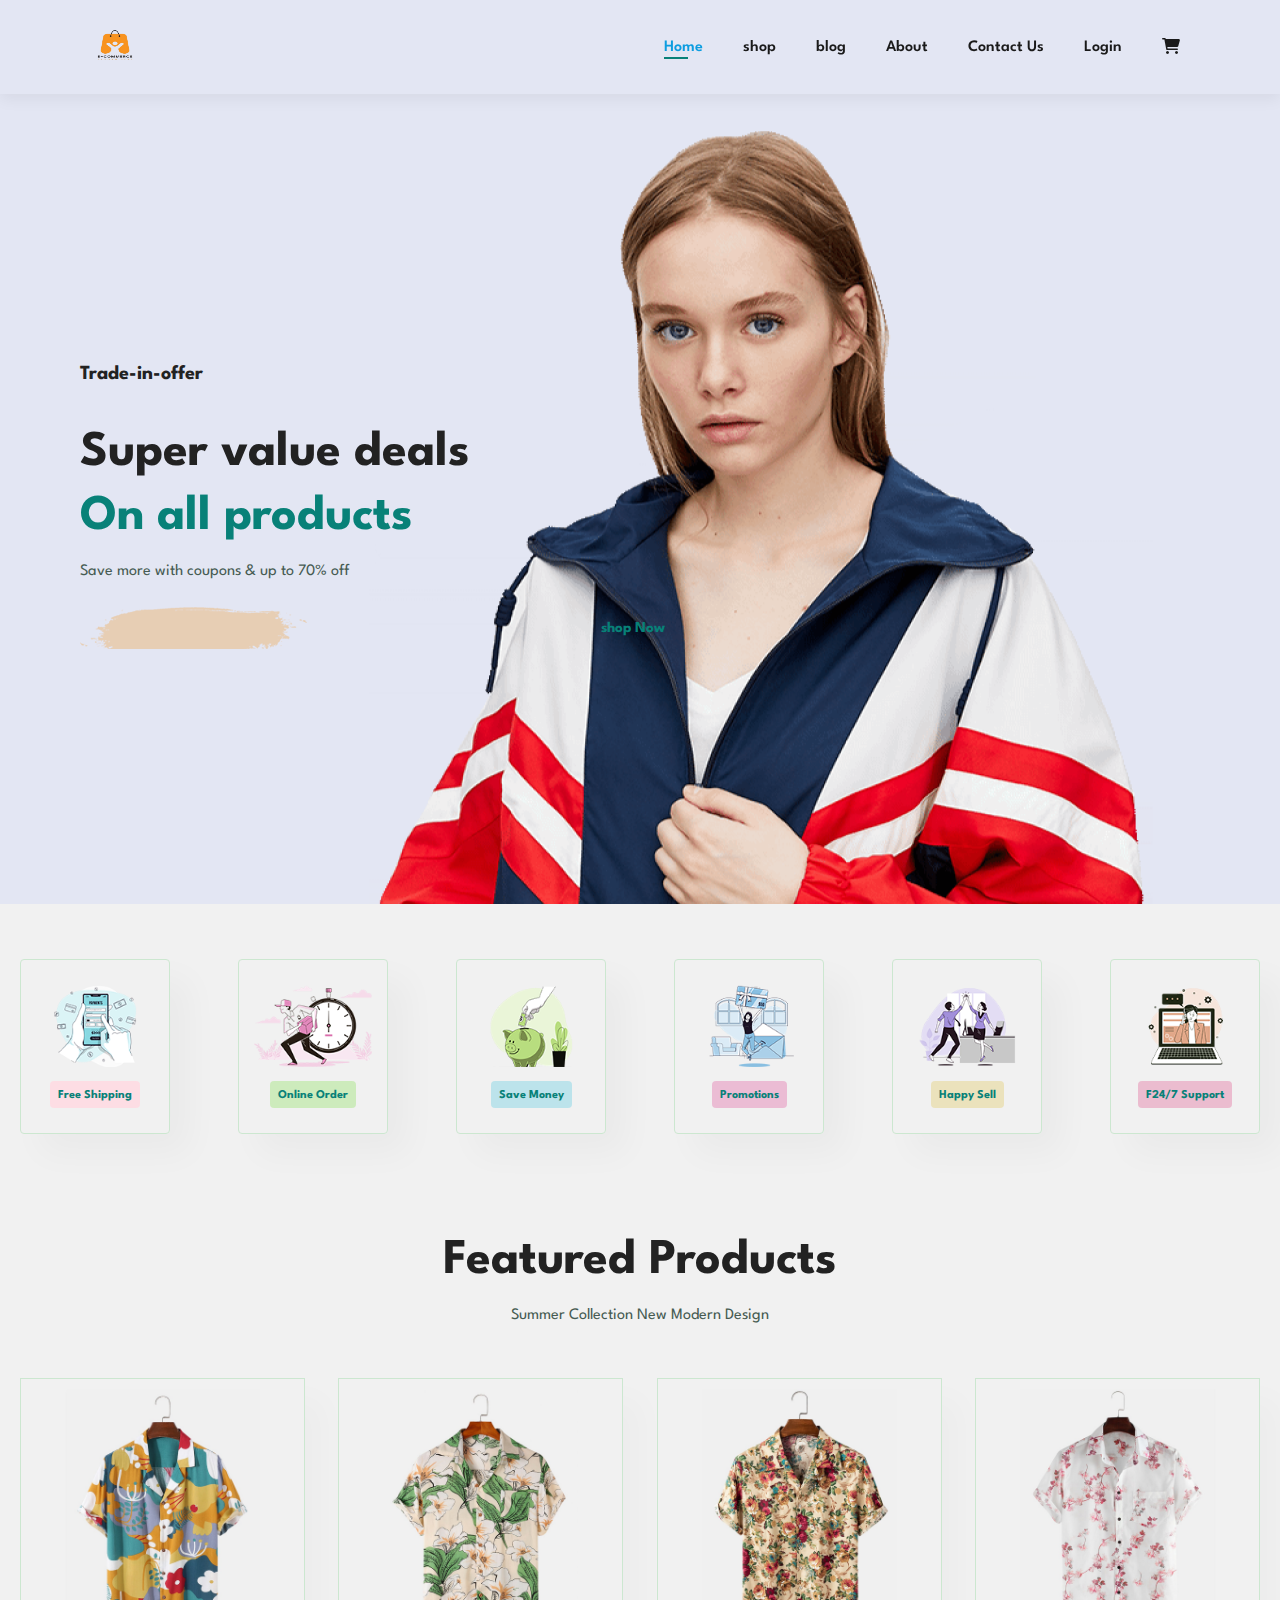
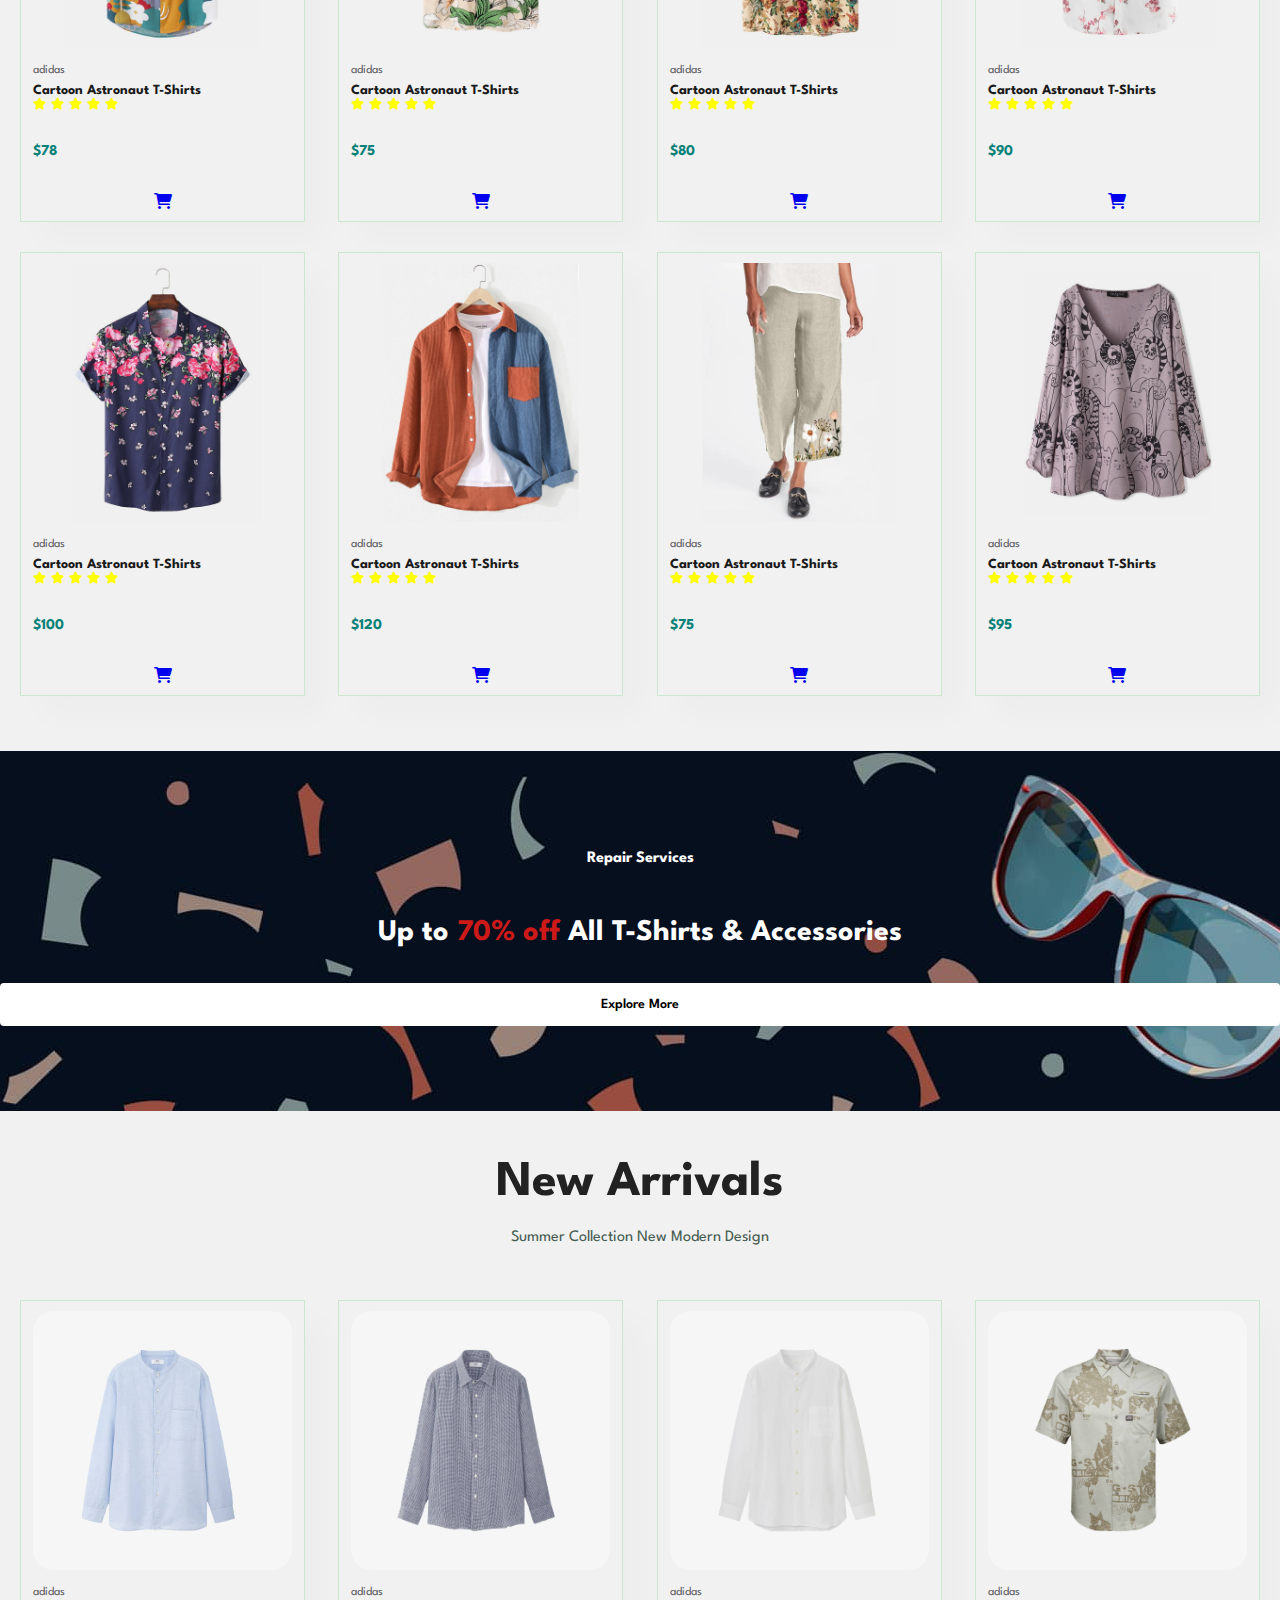
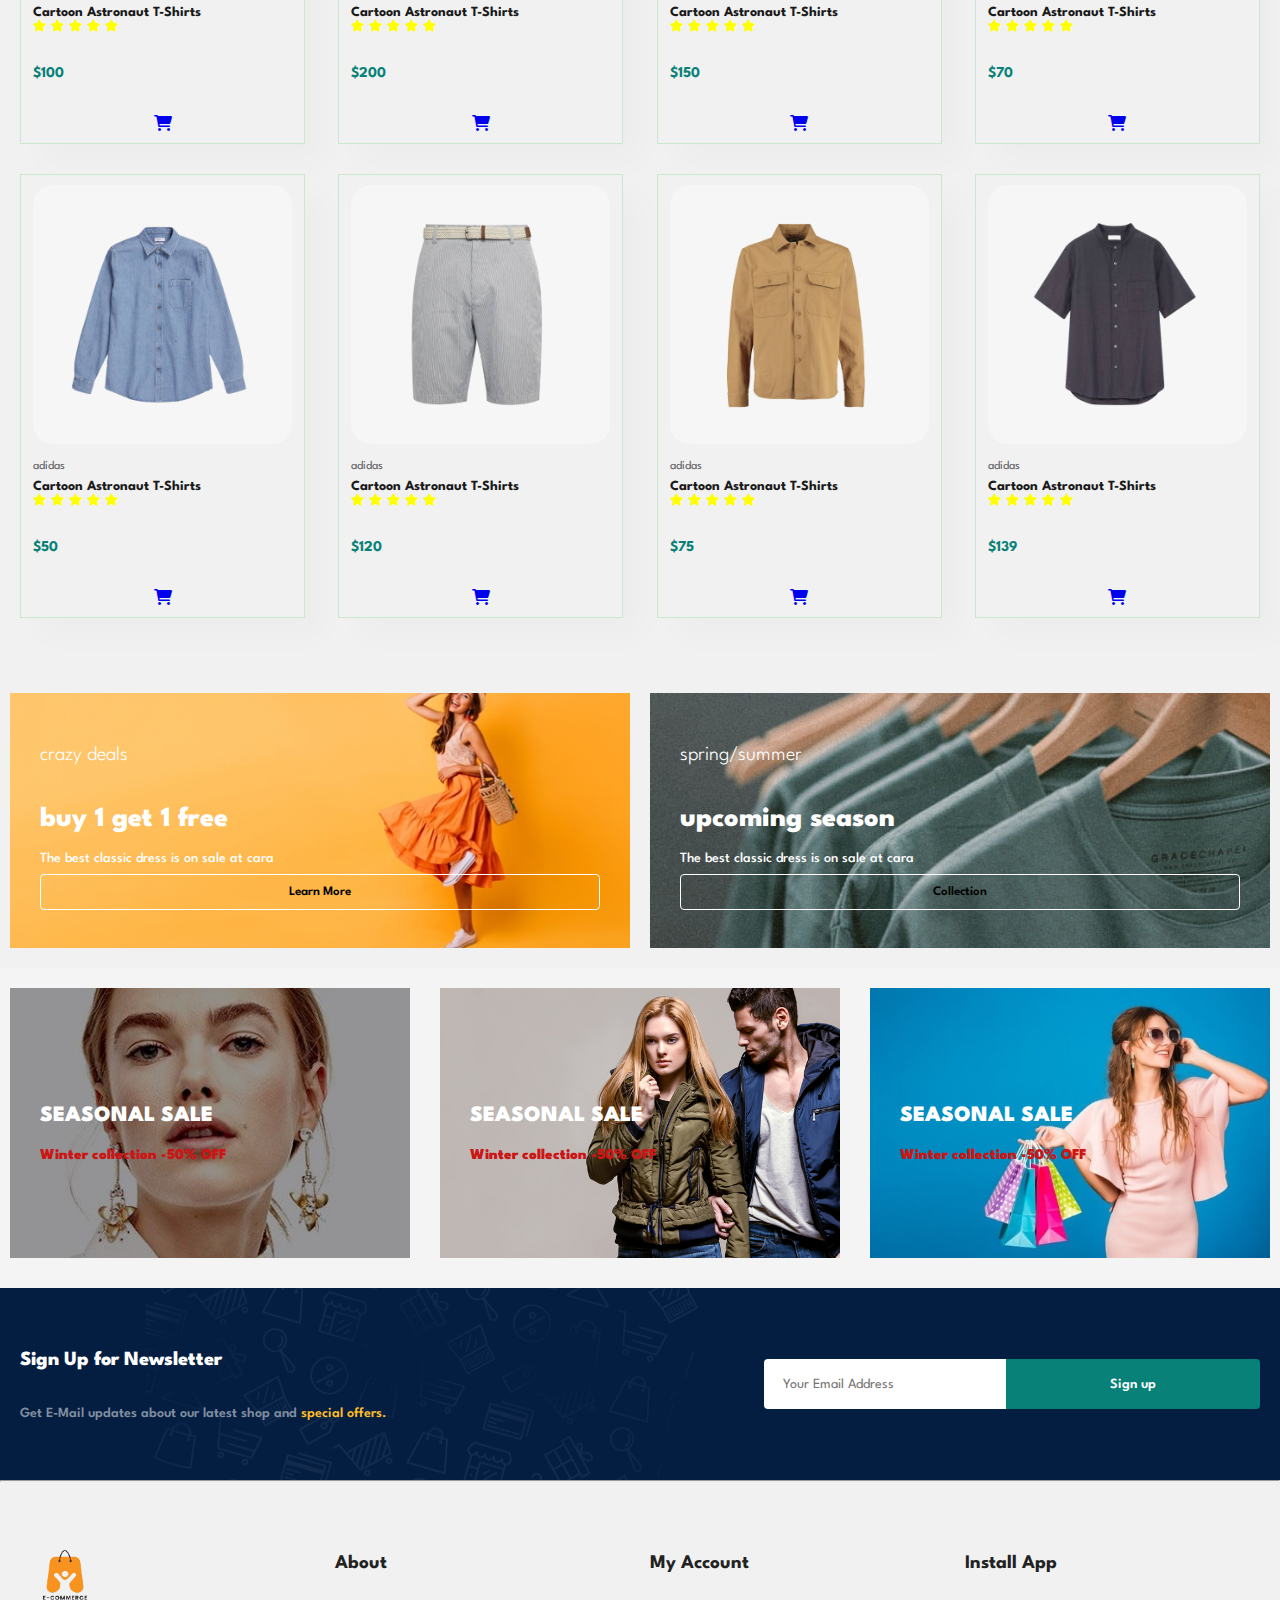
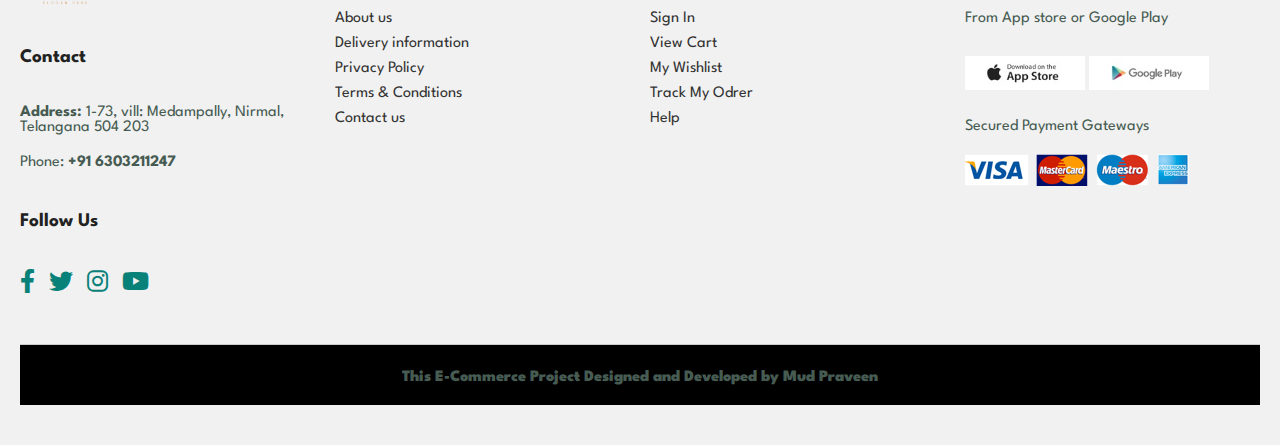
<file: index.html>
<!DOCTYPE html>
<html lang="en">

<head>
    <meta charset="UTF-8">
    <meta name="viewport" content="width=device-width, initial-scale=1.0">
    <title>Document</title>
    <link rel="stylesheet" href="style.css">
    <link rel="stylesheet" href="https://cdnjs.cloudflare.com/ajax/libs/font-awesome/6.0.0-beta3/css/all.min.css">
    
</head>
<body>
    <section id="header">
        <a href="/index.html"><img src="download.png" alt="" width="70px" ; height="50px"></a>
        <div>
            <ul id="navbar">
                <li><a class="active" href="index.html">Home</a></li>
                <li><a href="shop.html">shop</a></li>
                <li><a href="blog.html">blog</a></li>
                <li><a href="about.html">About</a></li>
                <li><a href="Contact Us.html">Contact Us</a></li>
                <li><a href="login_signup.html">Login</a></li>
                <li><a href="cart.html"><i class="fa-solid fa-cart-shopping"></i></a></li>
               <a href="#" id="close"><i class="fa-solid fa-xmark"></i></a>
            </ul>
        </div>
        <div id="mobile">

            <a href="cart.html"><i class="fa-solid fa-bag-shopping"></i></a>

            <i id="bar" class="fas fa-outdent"></i>
        </div>
    </section>
    <section id="hero">
        <h4>Trade-in-offer</h4>
        <h2>Super value deals</h2>
        <h1>On all products</h1>
        <p>Save more with coupons & up to 70% off</p>
        <button >shop Now</button>
    </section>
    <section id="feature" class="section-p1">
        <div class="fe-box">
            <img src="f1.png" alt="">
            <h6>Free Shipping</h6>
        </div>
        <div class="fe-box">
            <img src="f2.png" alt="">
            <h6>Online Order</h6>
        </div>
        <div class="fe-box">
            <img src="f3.png" alt="">
            <h6>Save Money</h6>
        </div>
        <div class="fe-box">
            <img src="f4.png" alt="">
            <h6>Promotions</h6>
        </div>
        <div class="fe-box">
            <img src="f5.png" alt="">
            <h6>Happy Sell</h6>
        </div>
        <div class="fe-box">
            <img src="f6.png" alt="">
            <h6>F24/7 Support</h6>
        </div>
        
    </section>
    <section id="product1" class="section-p1">
        <h2>Featured Products</h2>
        <p>Summer Collection New Modern Design</p>
        <div class="pro-container">
            <div class="pro">
                <img src="f1.jpg" alt="">
                <div class="des">
                    <span>adidas</span>
                    <h5>Cartoon Astronaut T-Shirts</h5>
                    <div class="star">
                        <i class="fas fa-star"></i>
                        <i class="fas fa-star"></i>
                        <i class="fas fa-star"></i>
                        <i class="fas fa-star"></i>
                        <i class="fas fa-star"></i>
                    </div>
                    <h4>$78</h4>
                </div>
                <a href="#"><i class="fa-solid fa-cart-shopping"></i></a>
            </div>
            <div class="pro">
                <img src="f2.jpg" alt="">
                <div class="des">
                    <span>adidas</span>
                    <h5>Cartoon Astronaut T-Shirts</h5>
                    <div class="star">
                        <i class="fas fa-star"></i>
                        <i class="fas fa-star"></i>
                        <i class="fas fa-star"></i>
                        <i class="fas fa-star"></i>
                        <i class="fas fa-star"></i>
                    </div>
                    <h4>$75</h4>
                </div>
                <a href="#"><i class="fa-solid fa-cart-shopping"></i></a>
            </div>
            <div class="pro">
                <img src="f3.jpg" alt="">
                <div class="des">
                    <span>adidas</span>
                    <h5>Cartoon Astronaut T-Shirts</h5>
                    <div class="star">
                        <i class="fas fa-star"></i>
                        <i class="fas fa-star"></i>
                        <i class="fas fa-star"></i>
                        <i class="fas fa-star"></i>
                        <i class="fas fa-star"></i>
                    </div>
                    <h4>$80</h4>
                </div>
                <a href="#"><i class="fa-solid fa-cart-shopping"></i></a>
            </div>
            <div class="pro">
                <img src="f4.jpg" alt="">
                <div class="des">
                    <span>adidas</span>
                    <h5>Cartoon Astronaut T-Shirts</h5>
                    <div class="star">
                        <i class="fas fa-star"></i>
                        <i class="fas fa-star"></i>
                        <i class="fas fa-star"></i>
                        <i class="fas fa-star"></i>
                        <i class="fas fa-star"></i>
                    </div>
                    <h4>$90</h4>
                </div>
                <a href="#"><i class="fa-solid fa-cart-shopping"></i></a>
            </div>
            <div class="pro">
                <img src="f5.jpg" alt="">
                <div class="des">
                    <span>adidas</span>
                    <h5>Cartoon Astronaut T-Shirts</h5>
                    <div class="star">
                        <i class="fas fa-star"></i>
                        <i class="fas fa-star"></i>
                        <i class="fas fa-star"></i>
                        <i class="fas fa-star"></i>
                        <i class="fas fa-star"></i>
                    </div>
                    <h4>$100</h4>
                </div>
                <a href="#"><i class="fa-solid fa-cart-shopping"></i></a>
            </div>
            <div class="pro">
                <img src="f6.jpg" alt="">
                <div class="des">
                    <span>adidas</span>
                    <h5>Cartoon Astronaut T-Shirts</h5>
                    <div class="star">
                        <i class="fas fa-star"></i>
                        <i class="fas fa-star"></i>
                        <i class="fas fa-star"></i>
                        <i class="fas fa-star"></i>
                        <i class="fas fa-star"></i>
                    </div>
                    <h4>$120</h4>
                </div>
                <a href="#"><i class="fa-solid fa-cart-shopping"></i></a>
            </div>
            <div class="pro">
                <img src="f7.jpg" alt="">
                <div class="des">
                    <span>adidas</span>
                    <h5>Cartoon Astronaut T-Shirts</h5>
                    <div class="star">
                        <i class="fas fa-star"></i>
                        <i class="fas fa-star"></i>
                        <i class="fas fa-star"></i>
                        <i class="fas fa-star"></i>
                        <i class="fas fa-star"></i>
                    </div>
                    <h4>$75</h4>
                </div>
                <a href="#"><i class="fa-solid fa-cart-shopping"></i></a>
            </div>
            <div class="pro">
                <img src="f8.jpg" alt="">
                <div class="des">
                    <span>adidas</span>
                    <h5>Cartoon Astronaut T-Shirts</h5>
                    <div class="star">
                        <i class="fas fa-star"></i>
                        <i class="fas fa-star"></i>
                        <i class="fas fa-star"></i>
                        <i class="fas fa-star"></i>
                        <i class="fas fa-star"></i>
                    </div>
                    <h4>$95</h4>
                </div>
                <a href="#"><i class="fa-solid fa-cart-shopping"></i></a>
            </div>
        </div>

    </section>
    <section id="banner" class="section-m1">
        <h4>Repair Services</h4>
        <h2>Up to <span>70% off </span> All T-Shirts & Accessories</h2>
        <button class="normal">Explore More</button>
    </section>
    <section id="product1" class="section-p1">
        <h2>New Arrivals</h2>
        <p>Summer Collection New Modern Design</p>
        <div class="pro-container">
            <div class="pro">
                <img src="n1.jpg" alt="">
                <div class="des">
                    <span>adidas</span>
                    <h5>Cartoon Astronaut T-Shirts</h5>
                    <div class="star">
                        <i class="fas fa-star"></i>
                        <i class="fas fa-star"></i>
                        <i class="fas fa-star"></i>
                        <i class="fas fa-star"></i>
                        <i class="fas fa-star"></i>
                    </div>
                    <h4>$100</h4>
                </div>
                <a href="#"><i class="fa-solid fa-cart-shopping"></i></a>
            </div>
            <div class="pro">
                <img src="n2.jpg" alt="">
                <div class="des">
                    <span>adidas</span>
                    <h5>Cartoon Astronaut T-Shirts</h5>
                    <div class="star">
                        <i class="fas fa-star"></i>
                        <i class="fas fa-star"></i>
                        <i class="fas fa-star"></i>
                        <i class="fas fa-star"></i>
                        <i class="fas fa-star"></i>
                    </div>
                    <h4>$200</h4>
                </div>
                <a href="#"><i class="fa-solid fa-cart-shopping"></i></a>
            </div>
            <div class="pro">
                <img src="n3.jpg" alt="">
                <div class="des">
                    <span>adidas</span>
                    <h5>Cartoon Astronaut T-Shirts</h5>
                    <div class="star">
                        <i class="fas fa-star"></i>
                        <i class="fas fa-star"></i>
                        <i class="fas fa-star"></i>
                        <i class="fas fa-star"></i>
                        <i class="fas fa-star"></i>
                    </div>
                    <h4>$150</h4>
                </div>
                <a href="#"><i class="fa-solid fa-cart-shopping"></i></a>
            </div>
            <div class="pro">
                <img src="n4.jpg" alt="">
                <div class="des">
                    <span>adidas</span>
                    <h5>Cartoon Astronaut T-Shirts</h5>
                    <div class="star">
                        <i class="fas fa-star"></i>
                        <i class="fas fa-star"></i>
                        <i class="fas fa-star"></i>
                        <i class="fas fa-star"></i>
                        <i class="fas fa-star"></i>
                    </div>
                    <h4>$70</h4>
                </div>
                <a href="#"><i class="fa-solid fa-cart-shopping"></i></a>
            </div>
            <div class="pro">
                <img src="n5.jpg" alt="">
                <div class="des">
                    <span>adidas</span>
                    <h5>Cartoon Astronaut T-Shirts</h5>
                    <div class="star">
                        <i class="fas fa-star"></i>
                        <i class="fas fa-star"></i>
                        <i class="fas fa-star"></i>
                        <i class="fas fa-star"></i>
                        <i class="fas fa-star"></i>
                    </div>
                    <h4>$50</h4>
                </div>
                <a href="#"><i class="fa-solid fa-cart-shopping"></i></a>
            </div>
            <div class="pro">
                <img src="n6.jpg" alt="">
                <div class="des">
                    <span>adidas</span>
                    <h5>Cartoon Astronaut T-Shirts</h5>
                    <div class="star">
                        <i class="fas fa-star"></i>
                        <i class="fas fa-star"></i>
                        <i class="fas fa-star"></i>
                        <i class="fas fa-star"></i>
                        <i class="fas fa-star"></i>
                    </div>
                    <h4>$120</h4>
                </div>
                <a href="#"><i class="fa-solid fa-cart-shopping"></i></a>
            </div>
            <div class="pro">
                <img src="n7.jpg" alt="">
                <div class="des">
                    <span>adidas</span>
                    <h5>Cartoon Astronaut T-Shirts</h5>
                    <div class="star">
                        <i class="fas fa-star"></i>
                        <i class="fas fa-star"></i>
                        <i class="fas fa-star"></i>
                        <i class="fas fa-star"></i>
                        <i class="fas fa-star"></i>
                    </div>
                    <h4>$75</h4>
                </div>
                <a href="#"><i class="fa-solid fa-cart-shopping"></i></a>
            </div>
            <div class="pro">
                <img src="n8.jpg" alt="">
                <div class="des">
                    <span>adidas</span>
                    <h5>Cartoon Astronaut T-Shirts</h5>
                    <div class="star">
                        <i class="fas fa-star"></i>
                        <i class="fas fa-star"></i>
                        <i class="fas fa-star"></i>
                        <i class="fas fa-star"></i>
                        <i class="fas fa-star"></i>
                    </div>
                    <h4>$139</h4>
                </div>
                <a href="#"><i class="fa-solid fa-cart-shopping"></i></a>

            </div>

    </section>
    <section id="sm-banner" class="section-p1">
        <div class="banner-box">
            <h4>crazy deals</h4>
            <h2>buy 1 get 1 free</h2>
            <span>The best classic dress is on sale at cara</span><br>
            <button class="white">Learn More</button>
        </div>
        <div class="banner-box banner-box2">
            <h4>spring/summer</h4>
            <h2>upcoming season</h2>
            <span>The best classic dress is on sale at cara</span><br>
            <button class="white">Collection</button>
        </div>
    </section>
    <section id="banner3">
        <div class="banner-box">
            <h2>SEASONAL SALE</h2>
            <h3>Winter collection -50% OFF</h3>
        </div>
        <div class="banner-box banner-box2">
            <h2>SEASONAL SALE</h2>
            <h3>Winter collection -50% OFF</h3>
        </div>
        <div class="banner-box banner-box3">
            <h2>SEASONAL SALE</h2>
            <h3>Winter collection -50% OFF</h3>
        </div>
    </section>
    <section id="newsletter" class="section-p1">
        <div class="newstext">
            <h4>Sign Up for Newsletter</h4>
            <p>Get E-Mail updates about our latest shop and <span> special offers.</span></p>
        </div>
        <div class="form">
            <input type="text" placeholder="Your Email Address">
            <button class="normal">Sign up</button>
        </div>
    </section><hr>
    <footer class="section-p1">
        <div class="col">
            <img class="logo" src="download.png" alt="" width="90px" ; height="90px">
            <h4>Contact</h4>
            <p><strong>Address: </strong>1-73, vill: Medampally, Nirmal, Telangana 504 203</p>
            <p>Phone: <strong>+91 6303211247</strong></p>
            <div class="follow">
                <h4>Follow Us</h4>
                <div class="icon">
                    <i class="fab fa-facebook-f"></i>
                    <i class="fab fa-twitter"></i>
                    <i class="fab fa-instagram"></i>
                    <i class="fab fa-youtube"></i>

                </div>
            </div>
        </div>
        <div class="col">
            <h4>About</h4>
            <a href="#">About us</a>
            <a href="#">Delivery information</a>
            <a href="#">Privacy Policy</a>
            <a href="#">Terms & Conditions</a>
            <a href="#">Contact us</a>
        </div>
        <div class="col">
            <h4>My Account</h4>
            <a href="#">Sign In</a>
            <a href="#">View Cart</a>
            <a href="#">My Wishlist</a>
            <a href="#">Track My Odrer</a>
            <a href="#">Help</a>
        </div>
        <div class="col install">
            <h4>Install App</h4>
            <p>From App store or Google Play</p>
            <div class="row">
                <img src="app.jpg" alt="">
                <img src="play.jpg" alt="">
            </div>
            <p>Secured Payment Gateways</p>
            <img src="pay.png" alt="">
        </div>

        <div class="copyright">
            <p>This E-Commerce Project Designed and Developed by Mud Praveen</p>
        </div>
    </footer>
    <script src="script.js"></script> 
</body>
</html>
</file>
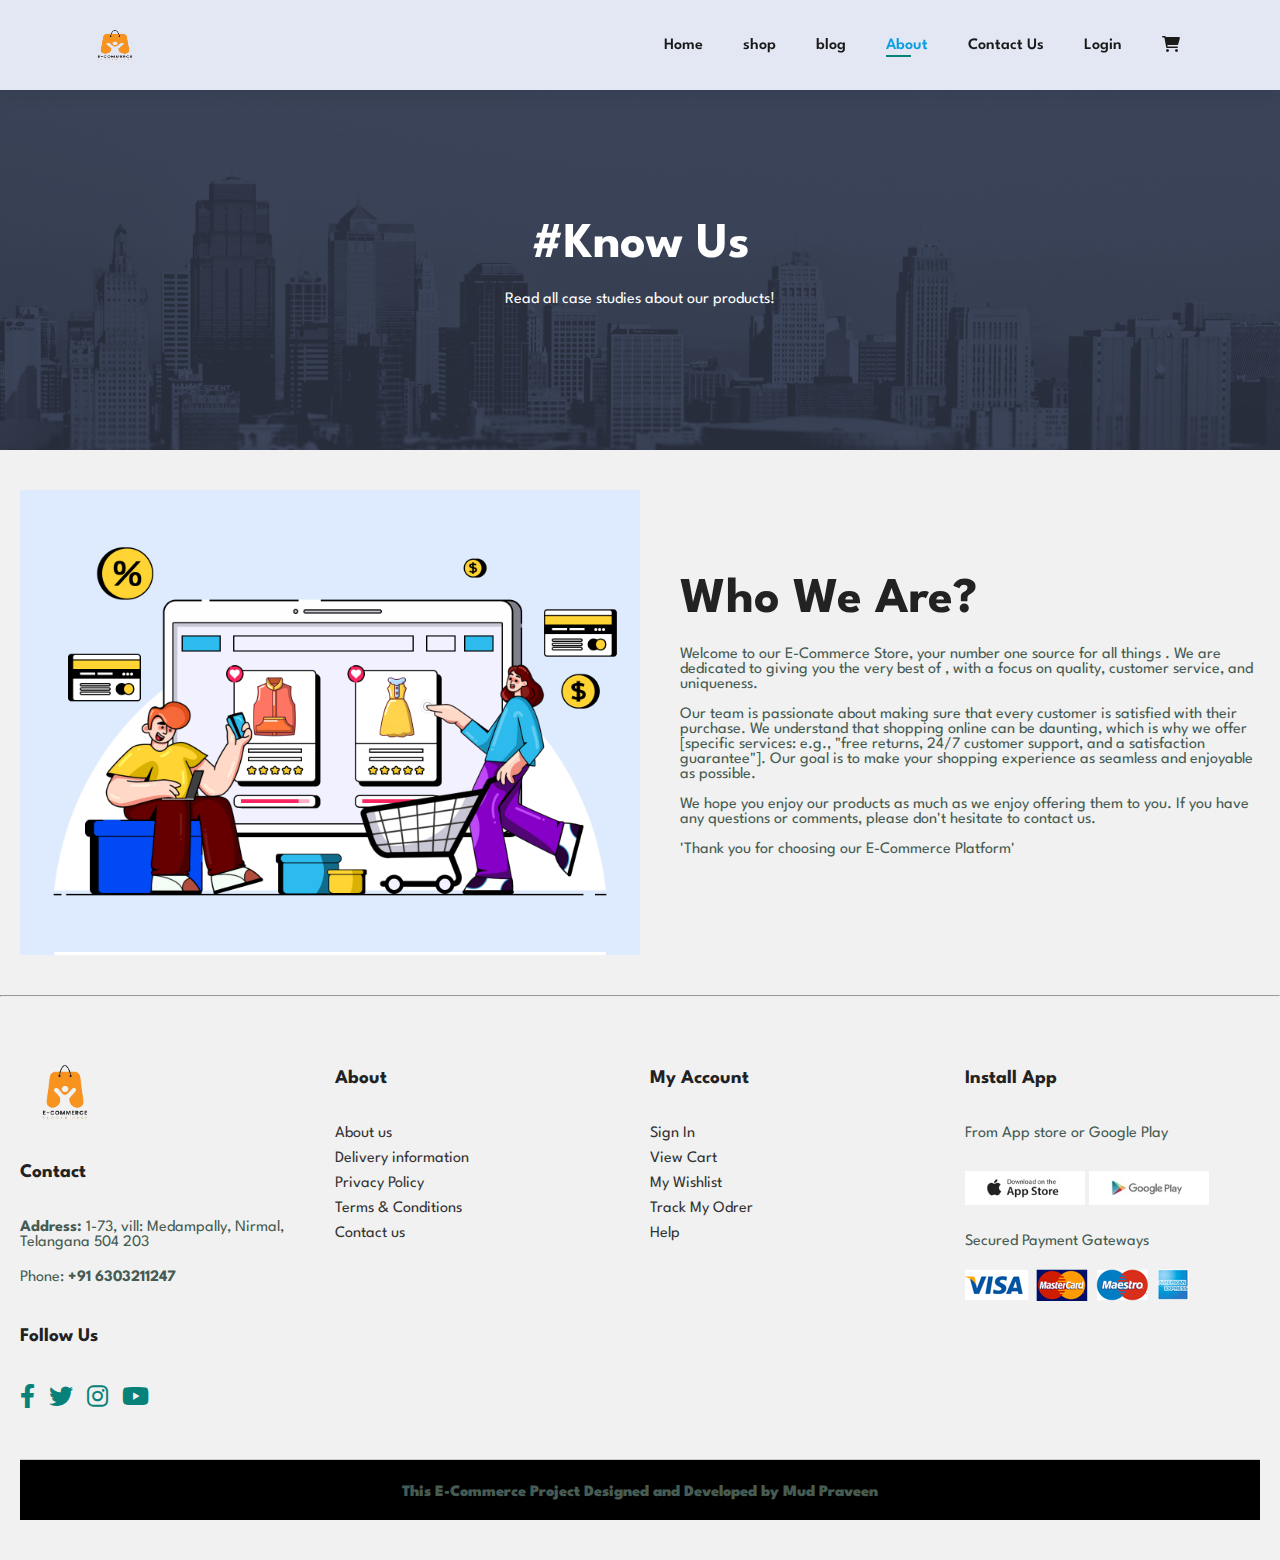
<file: about.html>
<!DOCTYPE html>
<html lang="en">

<head>
    <meta charset="UTF-8">
    <meta name="viewport" content="width=device-width, initial-scale=1.0">
    <title>Document</title>
    <link rel="stylesheet" href="style.css">
    <link rel="stylesheet" href="https://cdnjs.cloudflare.com/ajax/libs/font-awesome/6.0.0-beta3/css/all.min.css">

</head>

<body>
    <section id="header">
        <img src="download.png" alt="" width="70px" ; height="50px">
        <div>
            <ul id="navbar">
                <li><a href="index.html">Home</a></li>
                <li><a href="shop.html">shop</a></li>
                <li><a href="blog.html">blog</a></li>
                <li><a class="active" href="about.html">About</a></li>
                <li><a href="Contact Us.html">Contact Us</a></li>
                <li><a href="login_signup.html">Login</a></li>
                <li><a href="cart.html"><i class="fa-solid fa-cart-shopping"></i></a></li>
                <a href="#" id="close"><i class="fa-solid fa-xmark"></i></a>
            </ul>
        </div>
        <div id="mobile">

            <a href="cart.html"><i class="fa-solid fa-bag-shopping"></i></a>

            <i id="bar" class="fas fa-outdent"></i>
        </div>
    </section>
    <section id="page-header" class="about-header">
        <h2>#Know Us</h2>
        <p>Read all case studies about our products!</p>
    </section>
    <section id="about-head" class="section-p1">
        <img src="a6.jpg" alt="">
        <div>
            <h2>Who We Are?</h2>
            <p>Welcome to our E-Commerce Store, your number one source for all things . We are dedicated to giving you
                the very best of , with a focus on quality, customer service, and uniqueness. <br><br>
                Our team is passionate about making sure that every customer is satisfied with their purchase. We understand that shopping
                online can be daunting, which is why we offer [specific services: e.g., "free returns, 24/7 customer
                support, and a satisfaction guarantee"]. Our goal is to make your shopping experience as seamless and
                enjoyable as possible. <br><br>

                We hope you enjoy our products as much as we enjoy offering them to you. If you have any questions or
                comments, please don't hesitate to contact us. <br><br>

                'Thank you for choosing our E-Commerce Platform'</p>
            </div>
    </section>

    <hr>
    <footer class="section-p1">
        <div class="col">
            <img class="logo" src="download.png" alt="" width="90px" ; height="90px">
            <h4>Contact</h4>
            <p><strong>Address: </strong>1-73, vill: Medampally, Nirmal, Telangana 504 203</p>
            <p>Phone: <strong>+91 6303211247</strong></p>
            <div class="follow">
                <h4>Follow Us</h4>
                <div class="icon">
                    <i class="fab fa-facebook-f"></i>
                    <i class="fab fa-twitter"></i>
                    <i class="fab fa-instagram"></i>
                    <i class="fab fa-youtube"></i>

                </div>
            </div>
        </div>
        <div class="col">
            <h4>About</h4>
            <a href="#">About us</a>
            <a href="#">Delivery information</a>
            <a href="#">Privacy Policy</a>
            <a href="#">Terms & Conditions</a>
            <a href="#">Contact us</a>
        </div>
        <div class="col">
            <h4>My Account</h4>
            <a href="#">Sign In</a>
            <a href="#">View Cart</a>
            <a href="#">My Wishlist</a>
            <a href="#">Track My Odrer</a>
            <a href="#">Help</a>
        </div>
        <div class="col install">
            <h4>Install App</h4>
            <p>From App store or Google Play</p>
            <div class="row">
                <img src="app.jpg" alt="">
                <img src="play.jpg" alt="">
            </div>
            <p>Secured Payment Gateways</p>
            <img src="pay.png" alt="">
        </div>

        <div class="copyright">
            <p>This E-Commerce Project Designed and Developed by Mud Praveen</p>
        </div>
    </footer>
    <script src="script.js"></script>
</body>

</html>
</file>
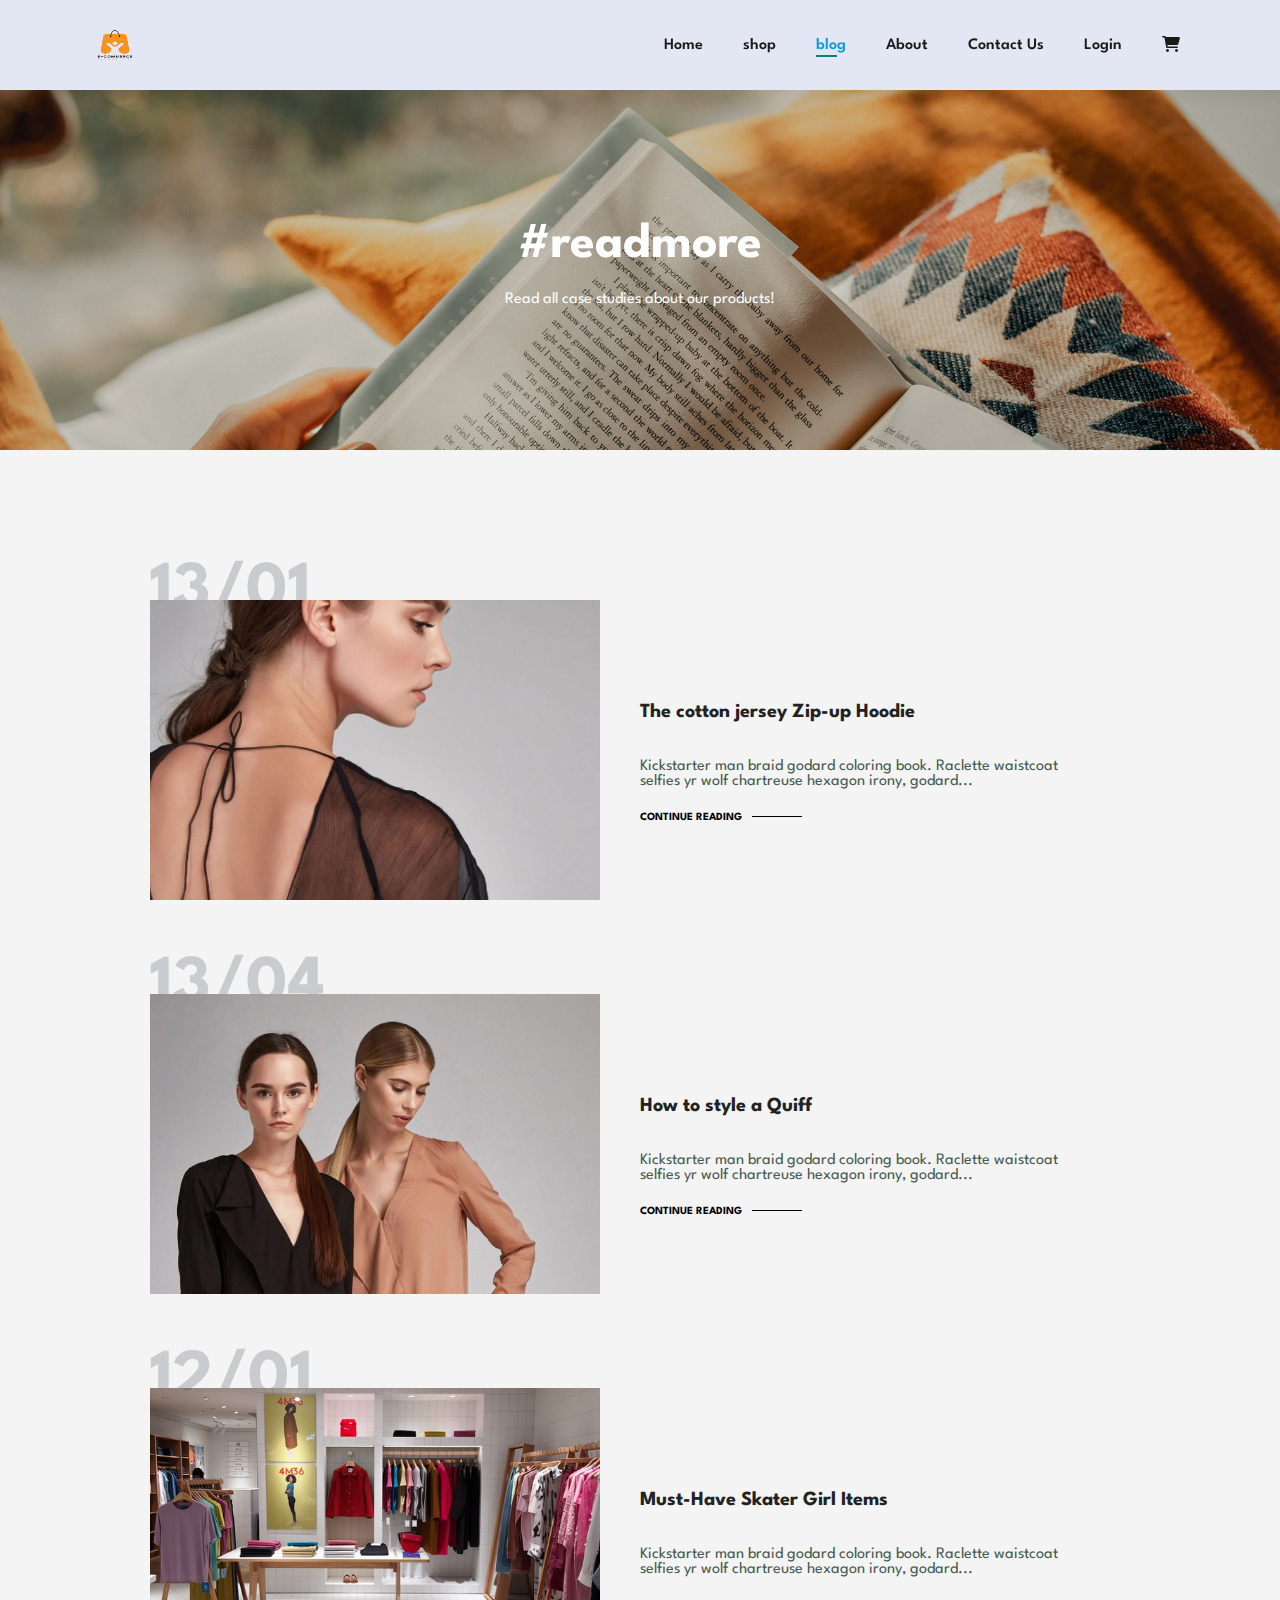
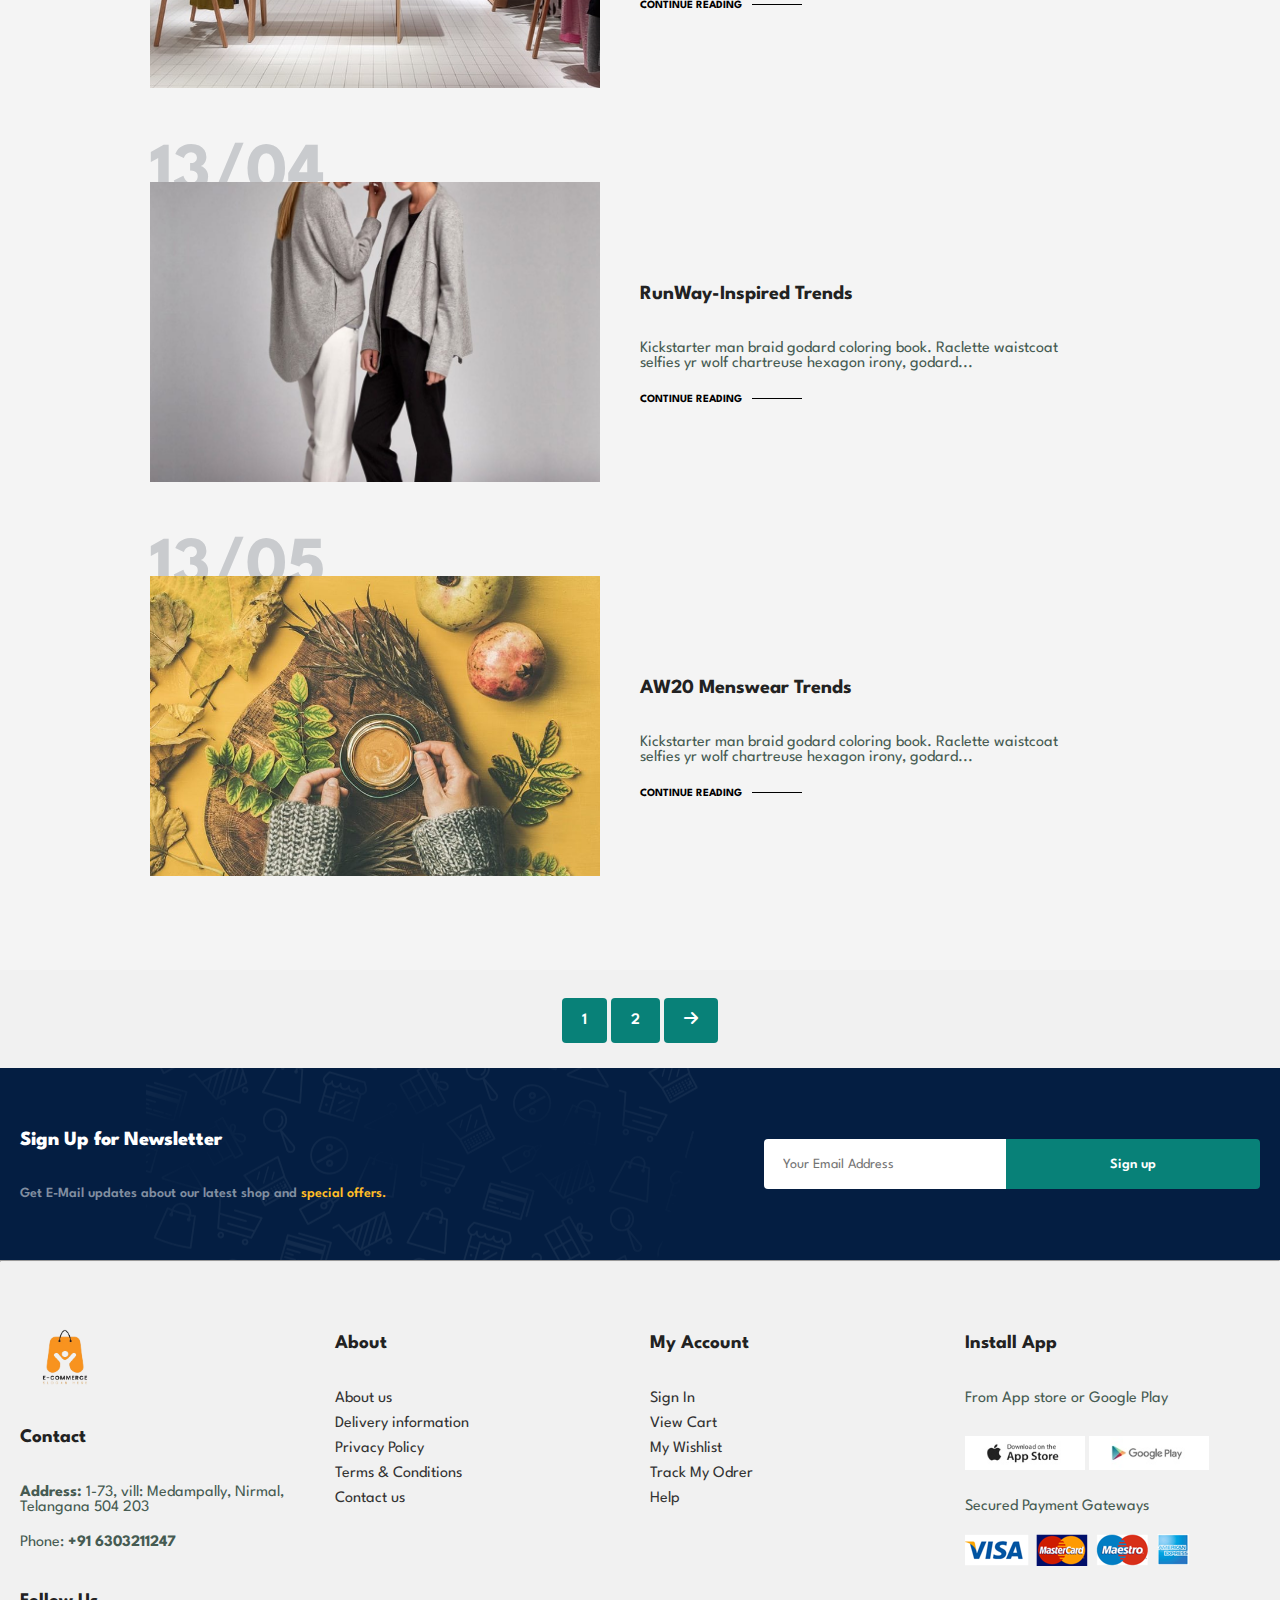
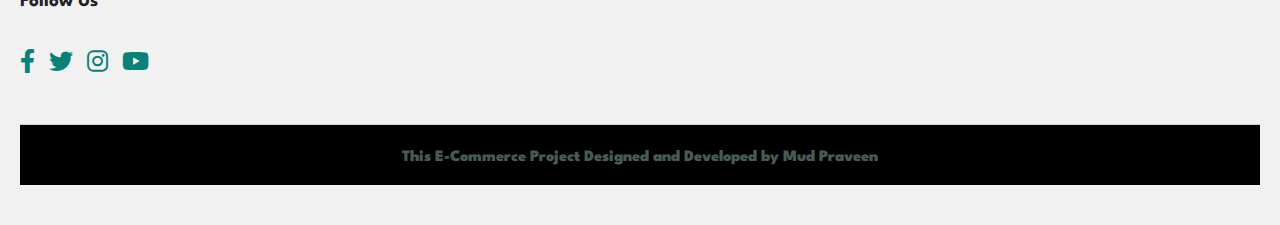
<file: blog.html>
<!DOCTYPE html>
<html lang="en">

<head>
    <meta charset="UTF-8">
    <meta name="viewport" content="width=device-width, initial-scale=1.0">
    <title>Document</title>
    <link rel="stylesheet" href="style.css">
    <link rel="stylesheet" href="https://cdnjs.cloudflare.com/ajax/libs/font-awesome/6.0.0-beta3/css/all.min.css">

</head>

<body>
    <section id="header">
        <img src="download.png" alt="" width="70px" ; height="50px">
        <div>
            <ul id="navbar">
                <li><a href="index.html">Home</a></li>
                <li><a href="shop.html">shop</a></li>
                <li><a class="active" href="blog.html">blog</a></li>
                <li><a href="about.html">About</a></li>
                <li><a href="Contact Us.html">Contact Us</a></li>
                <li><a href="login_signup.html">Login</a></li>
                <li><a href="cart.html"><i class="fa-solid fa-cart-shopping"></i></a></li>
                <a href="#" id="close"><i class="fa-solid fa-xmark"></i></a>
            </ul>
        </div>
        <div id="mobile">

            <a href="cart.html"><i class="fa-solid fa-bag-shopping"></i></a>

            <i id="bar" class="fas fa-outdent"></i>
        </div>
    </section>
    <section id="page-header" class="blog-header">
        <h2>#readmore</h2>
        <p>Read all case studies about our products!</p>
    </section>
    <section id="blog">
        <div class="blog-box">
            <div class="blog-img">
                <img src="b_1.jpg" alt="">
            </div>
            <div class="blog-details">
                <h4>The cotton jersey Zip-up Hoodie</h4>
                <p>Kickstarter man braid godard coloring book. Raclette waistcoat selfies yr wolf chartreuse hexagon
                    irony, godard...</p>
                <a href="#">CONTINUE READING</a>
            </div>
            <h1>13/01</h1>
        </div>
        <div class="blog-box">
            <div class="blog-img">
                <img src="b_2.jpg" alt="">
            </div>
            <div class="blog-details">
                <h4>How to style a Quiff</h4>
                <p>Kickstarter man braid godard coloring book. Raclette waistcoat selfies yr wolf chartreuse hexagon
                    irony, godard...</p>
                <a href="#">CONTINUE READING</a>
            </div>
            <h1>13/04</h1>
        </div>
        <div class="blog-box">
            <div class="blog-img">
                <img src="b_3.jpg" alt="">
            </div>
            <div class="blog-details">
                <h4>Must-Have Skater Girl Items</h4>
                <p>Kickstarter man braid godard coloring book. Raclette waistcoat selfies yr wolf chartreuse hexagon
                    irony, godard...</p>
                <a href="#">CONTINUE READING</a>
            </div>
            <h1>12/01</h1>
        </div>
        <div class="blog-box">
            <div class="blog-img">
                <img src="b_4.jpg" alt="">
            </div>
            <div class="blog-details">
                <h4>RunWay-Inspired Trends</h4>
                <p>Kickstarter man braid godard coloring book. Raclette waistcoat selfies yr wolf chartreuse hexagon
                    irony, godard...</p>
                <a href="#">CONTINUE READING</a>
            </div>
            <h1>13/04</h1>
        </div>
        <div class="blog-box">
            <div class="blog-img">
                <img src="b_6.jpg" alt="">
            </div>
            <div class="blog-details">
                <h4>AW20 Menswear Trends</h4>
                <p>Kickstarter man braid godard coloring book. Raclette waistcoat selfies yr wolf chartreuse hexagon
                    irony, godard...</p>
                <a href="#">CONTINUE READING</a>
            </div>
            <h1>13/05</h1>
        </div>
    </section>
    <section id="pagination" class="section-p1">
        <a href="#">1</a>
        <a href="#">2</a>
        <a href="#"><i class="fa-solid fa-arrow-right"></i></a>
    </section>
    <section id="newsletter" class="section-p1">
        <div class="newstext">
            <h4>Sign Up for Newsletter</h4>
            <p>Get E-Mail updates about our latest shop and <span> special offers.</span></p>
        </div>
        <div class="form">
            <input type="text" placeholder="Your Email Address">
            <button class="normal">Sign up</button>
        </div>
    </section>
    <hr>
    <footer class="section-p1">
        <div class="col">
            <img class="logo" src="download.png" alt="" width="90px" ; height="90px">
            <h4>Contact</h4>
            <p><strong>Address: </strong>1-73, vill: Medampally, Nirmal, Telangana 504 203</p>
            <p>Phone: <strong>+91 6303211247</strong></p>
            <div class="follow">
                <h4>Follow Us</h4>
                <div class="icon">
                    <i class="fab fa-facebook-f"></i>
                    <i class="fab fa-twitter"></i>
                    <i class="fab fa-instagram"></i>
                    <i class="fab fa-youtube"></i>

                </div>
            </div>
        </div>
        <div class="col">
            <h4>About</h4>
            <a href="#">About us</a>
            <a href="#">Delivery information</a>
            <a href="#">Privacy Policy</a>
            <a href="#">Terms & Conditions</a>
            <a href="#">Contact us</a>
        </div>
        <div class="col">
            <h4>My Account</h4>
            <a href="#">Sign In</a>
            <a href="#">View Cart</a>
            <a href="#">My Wishlist</a>
            <a href="#">Track My Odrer</a>
            <a href="#">Help</a>
        </div>
        <div class="col install">
            <h4>Install App</h4>
            <p>From App store or Google Play</p>
            <div class="row">
                <img src="app.jpg" alt="">
                <img src="play.jpg" alt="">
            </div>
            <p>Secured Payment Gateways</p>
            <img src="pay.png" alt="">
        </div>

        <div class="copyright">
            <p>This E-Commerce Project Designed and Developed by Mud Praveen</p>
        </div>
    </footer>
    <script src="script.js"></script>
</body>

</html>
</file>
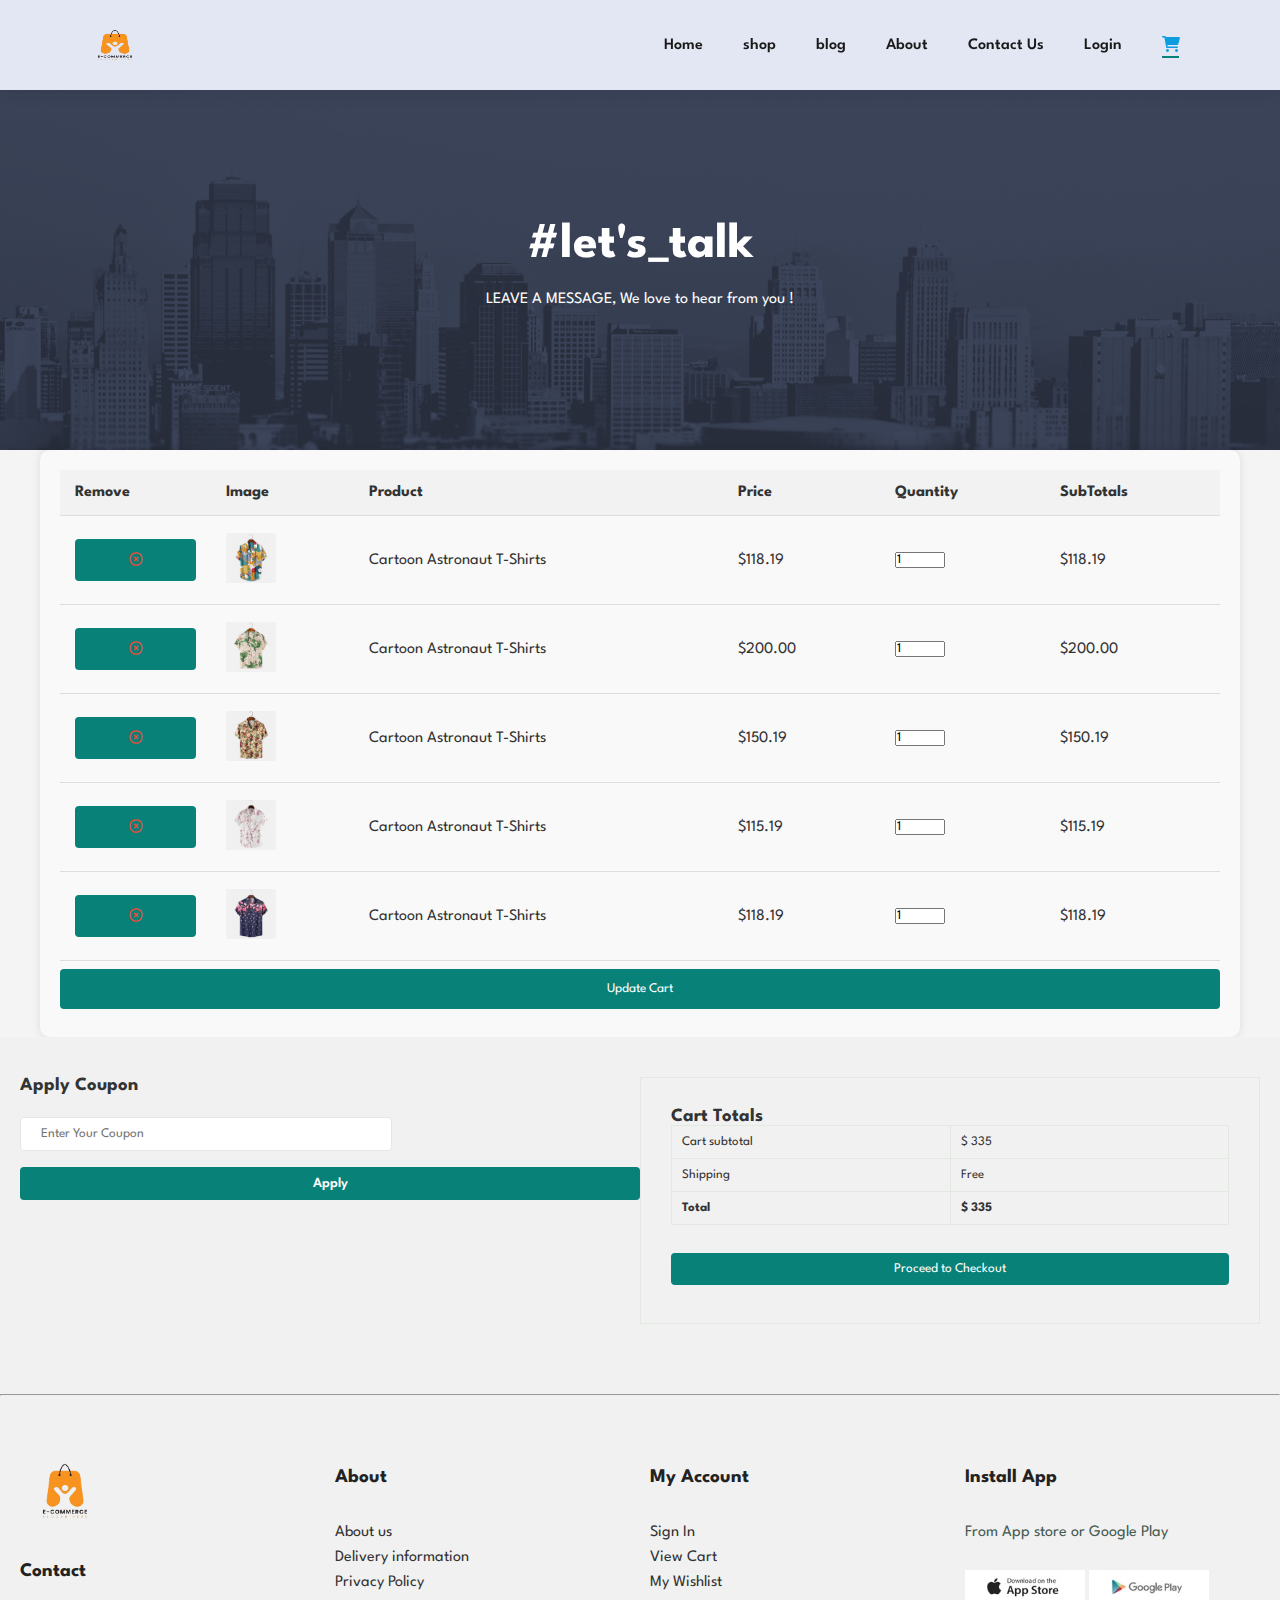
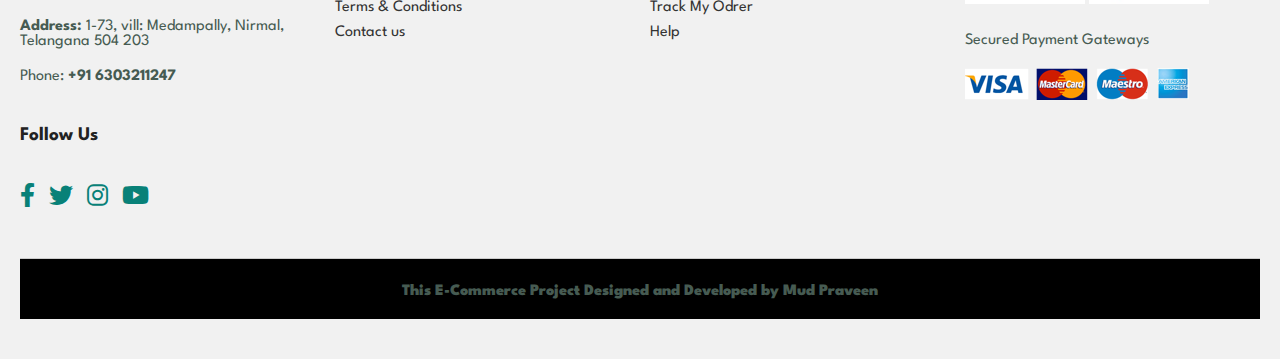
<file: cart.html>
<!DOCTYPE html>
<html lang="en">

<head>
    <meta charset="UTF-8">
    <meta name="viewport" content="width=device-width, initial-scale=1.0">
    <title>Document</title>
    <link rel="stylesheet" href="style.css">
    <link rel="stylesheet" href="https://cdnjs.cloudflare.com/ajax/libs/font-awesome/6.0.0-beta3/css/all.min.css">

</head>

<body>
    <section id="header">
        <img src="download.png" alt="" width="70px" ; height="50px">
        <div>
            <ul id="navbar">
                <li><a href="index.html">Home</a></li>
                <li><a href="shop.html">shop</a></li>
                <li><a href="blog.html">blog</a></li>
                <li><a href="about.html">About</a></li>
                <li><a href="Contact Us.html">Contact Us</a></li>
                <li><a href="login_signup.html">Login</a></li>
                <li><a class="active" href="cart.html"><i class="fa-solid fa-cart-shopping"></i></a></li>
                <a href="#" id="close"><i class="fa-solid fa-xmark"></i></a>
            </ul>
        </div>
        <div id="mobile">

            <a href="cart.html"><i class="fa-solid fa-bag-shopping"></i></a>

            <i id="bar" class="fas fa-outdent"></i>
        </div>
    </section>
    <section id="page-header" class="about-header">
        <h2>#let's_talk</h2>
        <p>LEAVE A MESSAGE, We love to hear from you !</p>
    </section>
    <section id="cart" class="section-p1">
        <form action="cart.html" method="post">
            <table width="100%">
                <thead>
                    <tr>
                        <th>Remove</th>
                        <th>Image</th>
                        <th>Product</th>
                        <th>Price</th>
                        <th>Quantity</th>
                        <th>SubTotals</th>
                    </tr>
                </thead>
                <tbody>
                    <tr>
                        <td><button type="submit" name="remove" value="1"><i class="far fa-times-circle"></i></button></td>
                        <td><img src="f1.jpg" alt="Product Image"></td>
                        <td>Cartoon Astronaut T-Shirts</td>
                        <td>$118.19</td>
                        <td><input type="number" name="quantity[1]" value="1" min="1"></td>
                        <td>$118.19</td>
                    </tr>
                </tbody>
                <tbody>
                    <tr>
                        <td><button type="submit" name="remove" value="1"><i class="far fa-times-circle"></i></button></td>
                        <td><img src="f2.jpg" alt="Product Image"></td>
                        <td>Cartoon Astronaut T-Shirts</td>
                        <td>$200.00</td>
                        <td><input type="number" name="quantity[1]" value="1" min="1"></td>
                        <td>$200.00</td>
                    </tr>
                </tbody>
                <tbody>
                    <tr>
                        <td><button type="submit" name="remove" value="1"><i class="far fa-times-circle"></i></button></td>
                        <td><img src="f3.jpg" alt="Product Image"></td>
                        <td>Cartoon Astronaut T-Shirts</td>
                        <td>$150.19</td>
                        <td><input type="number" name="quantity[1]" value="1" min="1"></td>
                        <td>$150.19</td>
                    </tr>
                </tbody>
                <tbody>
                    <tr>
                        <td><button type="submit" name="remove" value="1"><i class="far fa-times-circle"></i></button></td>
                        <td><img src="f4.jpg" alt="Product Image"></td>
                        <td>Cartoon Astronaut T-Shirts</td>
                        <td>$115.19</td>
                        <td><input type="number" name="quantity[1]" value="1" min="1"></td>
                        <td>$115.19</td>
                    </tr>
                </tbody>
                <tbody>
                    <tr>
                        <td><button type="submit" name="remove" value="1"><i class="far fa-times-circle"></i></button></td>
                        <td><img src="f5.jpg" alt="Product Image"></td>
                        <td>Cartoon Astronaut T-Shirts</td>
                        <td>$118.19</td>
                        <td><input type="number" name="quantity[1]" value="1" min="1"></td>
                        <td>$118.19</td>
                    </tr>
                </tbody>
            </table>
            <button type="submit" name="update">Update Cart</button>
        </form>
    </section>
    <section id="cart-add" class="section-p1">
        <div id="coupon">
            <h3>Apply Coupon</h3>
            <div>
                <input type="text" placeholder="Enter Your Coupon">
                <button class="normal">Apply</button>
            </div>
        </div>
        <div id="subtotal">
            <h3>Cart Totals</h3>
            <table>
                <tr>
                    <td>Cart subtotal</td>
                    <td>$ 335</td>
                </tr>
                <tr>
                    <td>Shipping</td>
                    <td>Free</td>
                </tr>
                <tr>
                    <td><strong>Total</strong></td>
                    <td><strong>$ 335</strong></td>
                </tr>
            </table>
        <button>Proceed to Checkout</button>

        </div>
    </section>
    <hr>
    <footer class="section-p1">
        <div class="col">
            <img class="logo" src="download.png" alt="" width="90px" ; height="90px">
            <h4>Contact</h4>
            <p><strong>Address: </strong>1-73, vill: Medampally, Nirmal, Telangana 504 203</p>
            <p>Phone: <strong>+91 6303211247</strong></p>
            <div class="follow">
                <h4>Follow Us</h4>
                <div class="icon">
                    <i class="fab fa-facebook-f"></i>
                    <i class="fab fa-twitter"></i>
                    <i class="fab fa-instagram"></i>
                    <i class="fab fa-youtube"></i>

                </div>
            </div>
        </div>
        <div class="col">
            <h4>About</h4>
            <a href="#">About us</a>
            <a href="#">Delivery information</a>
            <a href="#">Privacy Policy</a>
            <a href="#">Terms & Conditions</a>
            <a href="#">Contact us</a>
        </div>
        <div class="col">
            <h4>My Account</h4>
            <a href="#">Sign In</a>
            <a href="#">View Cart</a>
            <a href="#">My Wishlist</a>
            <a href="#">Track My Odrer</a>
            <a href="#">Help</a>
        </div>
        <div class="col install">
            <h4>Install App</h4>
            <p>From App store or Google Play</p>
            <div class="row">
                <img src="app.jpg" alt="">
                <img src="play.jpg" alt="">
            </div>
            <p>Secured Payment Gateways</p>
            <img src="pay.png" alt="">
        </div>

        <div class="copyright">
            <p>This E-Commerce Project Designed and Developed by Mud Praveen</p>
        </div>
    </footer>
    <script src="script.js"></script>
</body>

</html>
</file>
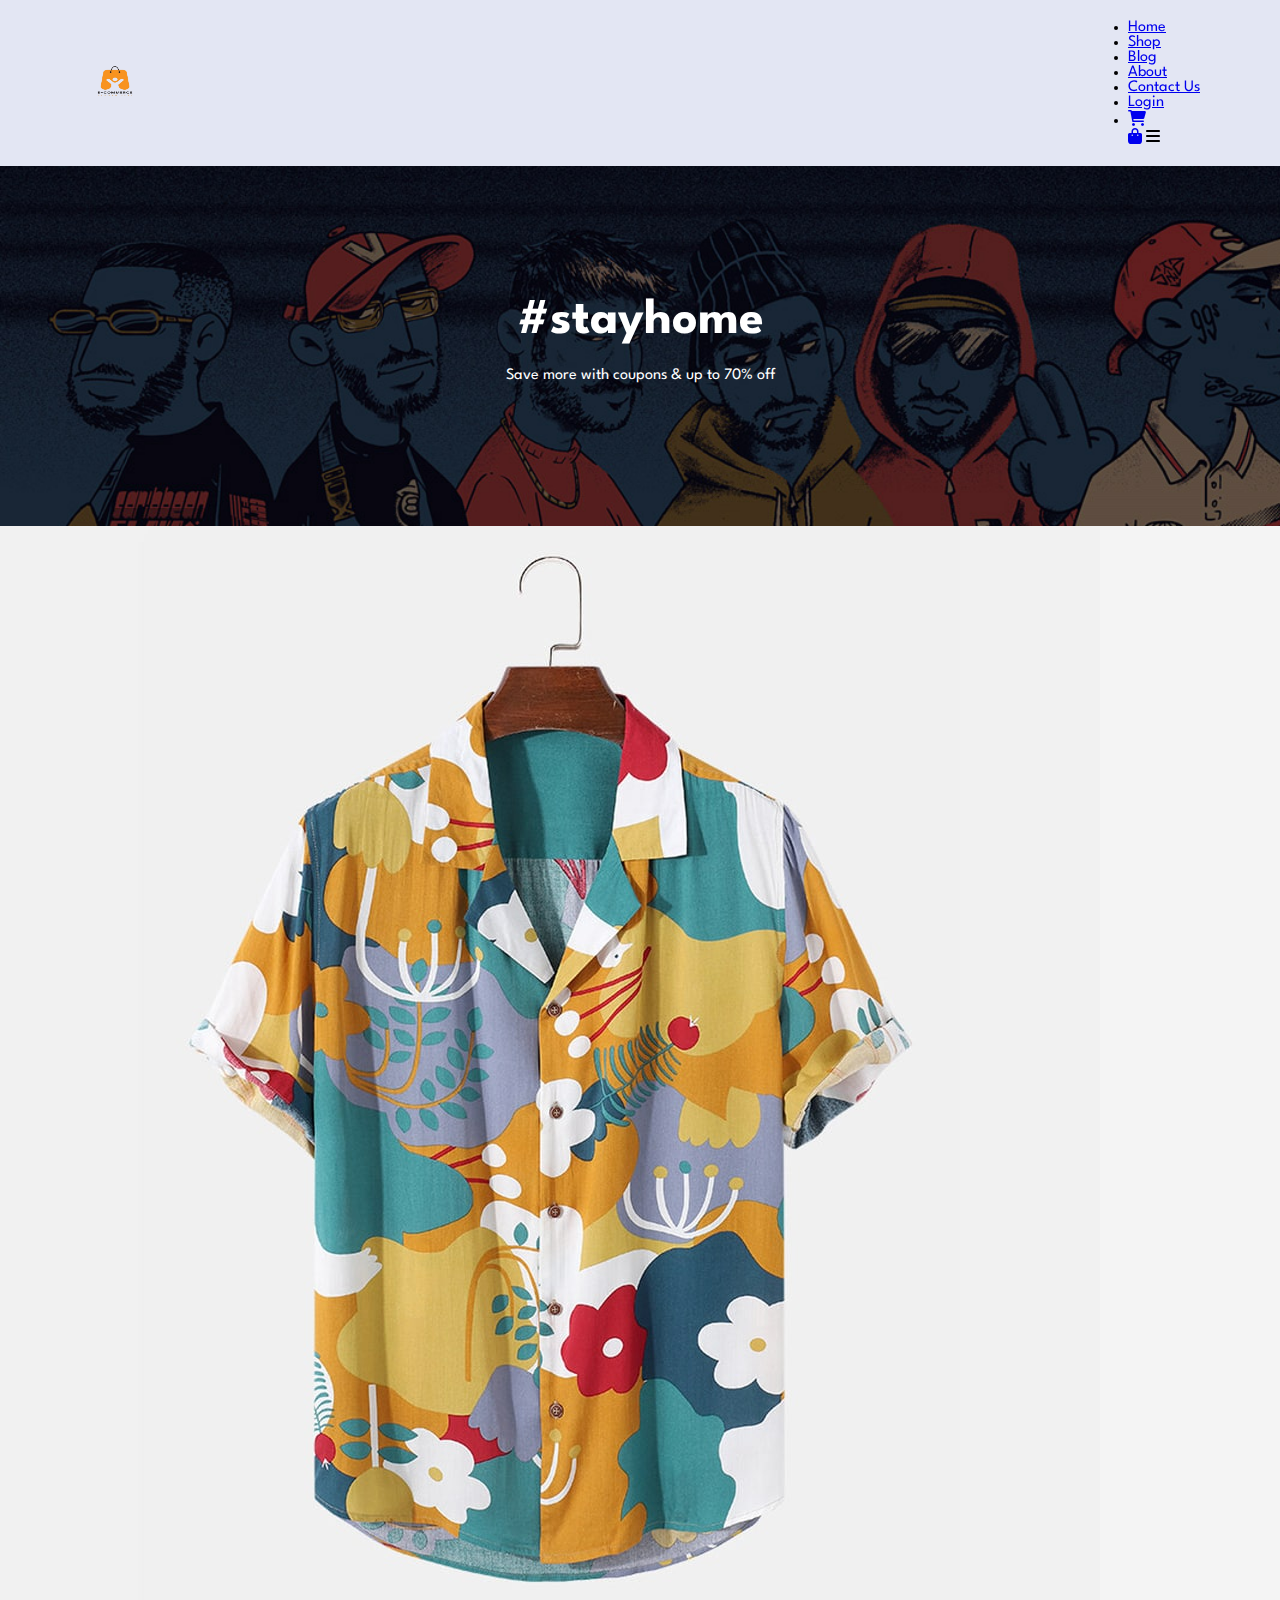
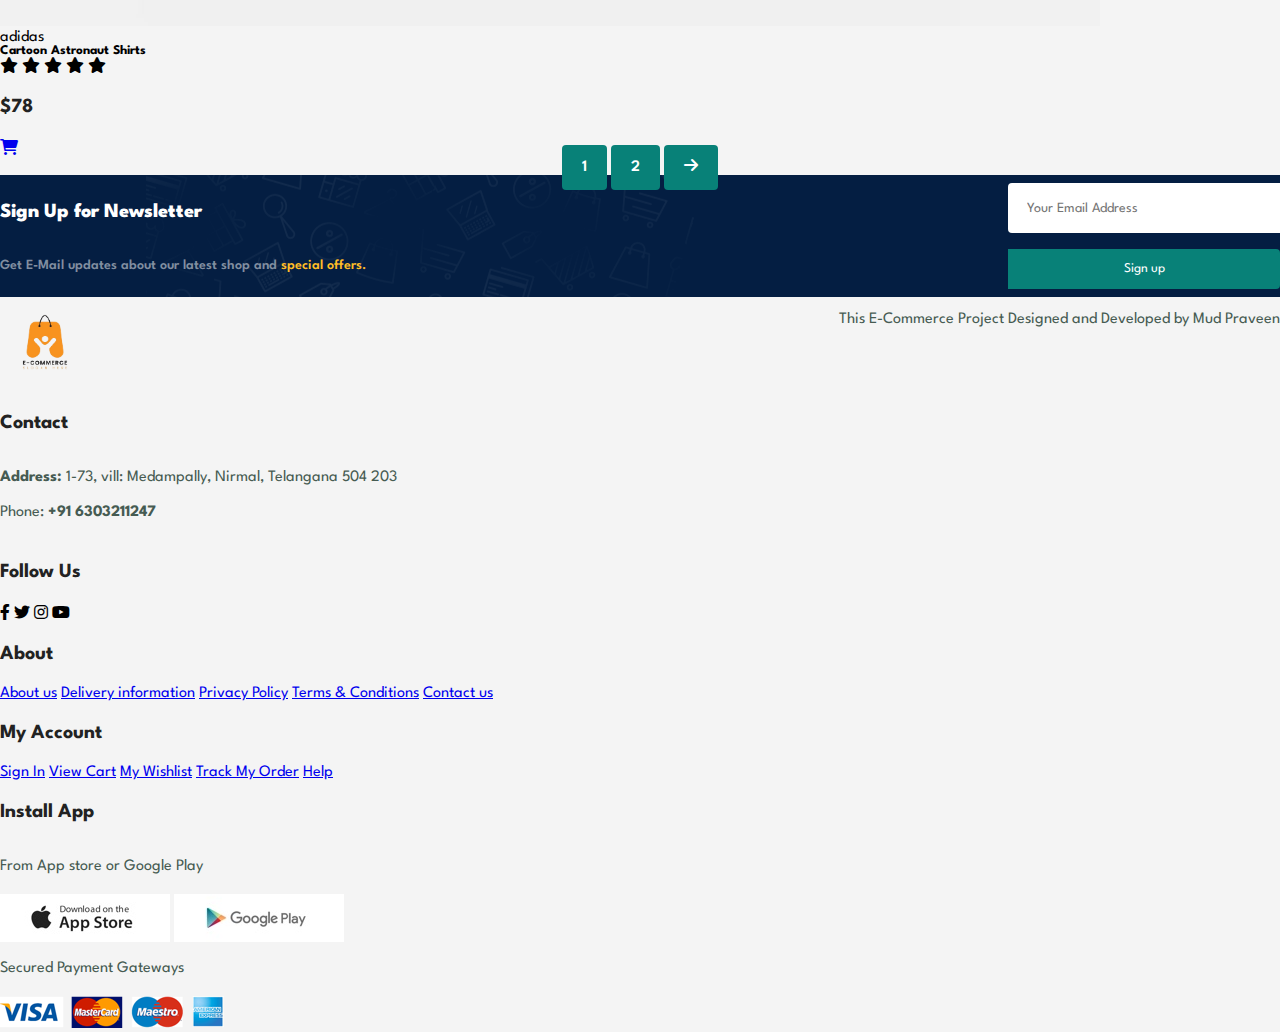
<file: check.html>
<!DOCTYPE html>
<html lang="en">
<head>
    <meta charset="UTF-8">
    <meta name="viewport" content="width=device-width, initial-scale=1.0">
    <title>Document</title>
    <link rel="stylesheet" href="style.css">
    <link rel="stylesheet" href="https://cdnjs.cloudflare.com/ajax/libs/font-awesome/6.0.0-beta3/css/all.min.css">
</head>
<body>
    <header id="header">
        <div class="logo">
            <img src="download.png" alt="" width="70px" height="50px">
        </div>
        <nav>
            <ul>
                <li><a href="index.html">Home</a></li>
                <li><a href="shop.html" class="active">Shop</a></li>
                <li><a href="blog.html">Blog</a></li>
                <li><a href="about.html">About</a></li>
                <li><a href="Contact Us.html">Contact Us</a></li>
                <li><a href="login_signup.html">Login</a></li>
                <li><a href="cart.html"><i class="fas fa-shopping-cart"></i></a></li>
            </ul>
            <div id="mobile-nav">
                <a href="cart.html"><i class="fas fa-shopping-bag"></i></a>
                <i id="menu-toggle" class="fas fa-bars"></i>
            </div>
        </nav>
    </header>

    <section id="page-header">
        <h2>#stayhome</h2>
        <p>Save more with coupons & up to 70% off</p>
    </section>

    <section id="products">
        <div class="product-container">
            <!-- Repeat this div structure for each product -->
            <div class="product">
                <img src="f1.jpg" alt="">
                <div class="description">
                    <span>adidas</span>
                    <h5>Cartoon Astronaut Shirts</h5>
                    <div class="ratings">
                        <i class="fas fa-star"></i>
                        <i class="fas fa-star"></i>
                        <i class="fas fa-star"></i>
                        <i class="fas fa-star"></i>
                        <i class="fas fa-star"></i>
                    </div>
                    <h4>$78</h4>
                    <a href="#"><i class="fas fa-shopping-cart"></i></a>
                </div>
            </div>
            <!-- End product div -->
        </div>
    </section>

    <section id="pagination">
        <a href="#">1</a>
        <a href="#">2</a>
        <a href="#"><i class="fas fa-arrow-right"></i></a>
    </section>

    <section id="newsletter">
        <div class="newsletter-text">
            <h4>Sign Up for Newsletter</h4>
            <p>Get E-Mail updates about our latest shop and <span>special offers.</span></p>
        </div>
        <div class="newsletter-form">
            <input type="text" placeholder="Your Email Address">
            <button>Sign up</button>
        </div>
    </section>

    <footer>
        <div class="footer-cols">
            <div class="footer-col">
                <img class="footer-logo" src="download.png" alt="" width="90px" height="90px">
                <h4>Contact</h4>
                <p><strong>Address: </strong>1-73, vill: Medampally, Nirmal, Telangana 504 203</p>
                <p>Phone: <strong>+91 6303211247</strong></p>
                <div class="social-icons">
                    <h4>Follow Us</h4>
                    <div class="icons">
                        <i class="fab fa-facebook-f"></i>
                        <i class="fab fa-twitter"></i>
                        <i class="fab fa-instagram"></i>
                        <i class="fab fa-youtube"></i>
                    </div>
                </div>
            </div>
            <div class="footer-col">
                <h4>About</h4>
                <a href="#">About us</a>
                <a href="#">Delivery information</a>
                <a href="#">Privacy Policy</a>
                <a href="#">Terms & Conditions</a>
                <a href="#">Contact us</a>
            </div>
            <div class="footer-col">
                <h4>My Account</h4>
                <a href="#">Sign In</a>
                <a href="#">View Cart</a>
                <a href="#">My Wishlist</a>
                <a href="#">Track My Order</a>
                <a href="#">Help</a>
            </div>
            <div class="footer-col">
                <h4>Install App</h4>
                <p>From App store or Google Play</p>
                <div class="app-icons">
                    <img src="app.jpg" alt="">
                    <img src="play.jpg" alt="">
                </div>
                <p>Secured Payment Gateways</p>
                <img src="pay.png" alt="">
            </div>
        </div>
        <div class="footer-bottom">
            <p>This E-Commerce Project Designed and Developed by Mud Praveen</p>
        </div>
    </footer>

    <script src="script.js"></script>
</body>
</html>
</file>
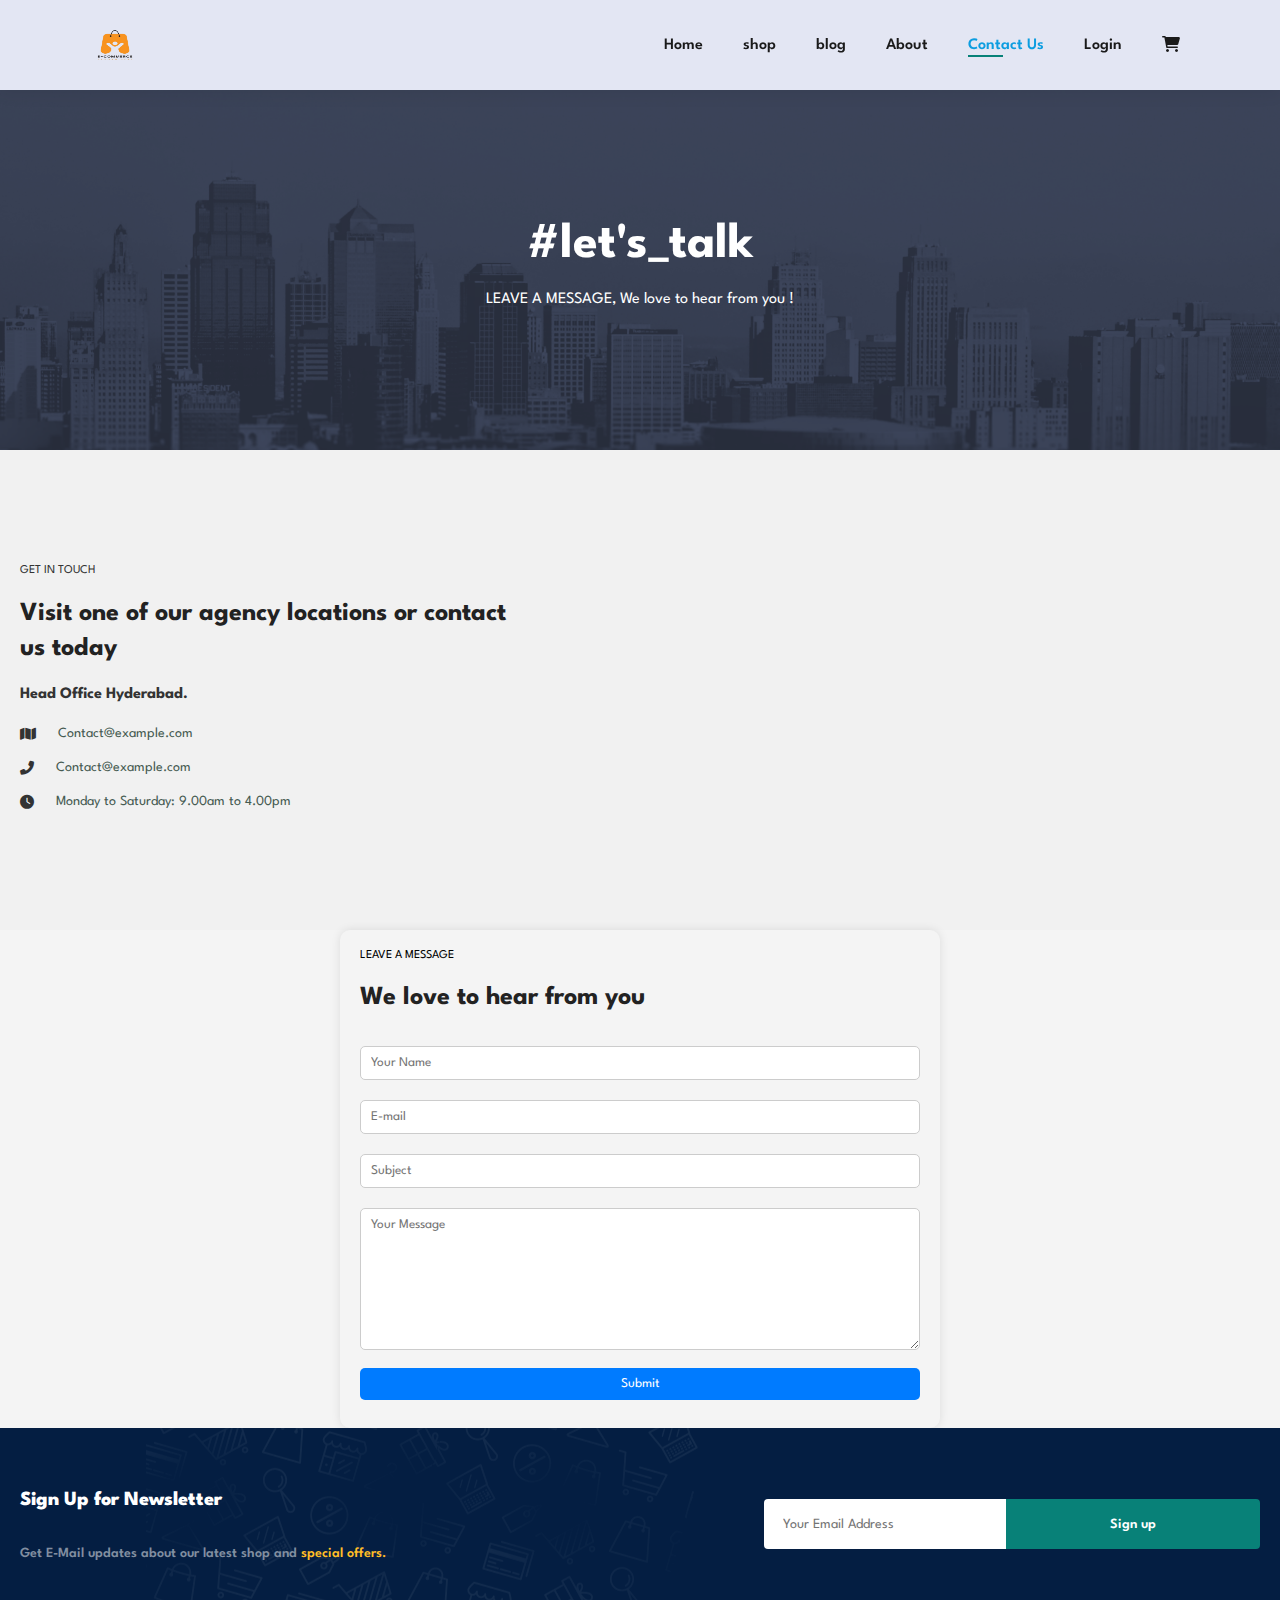
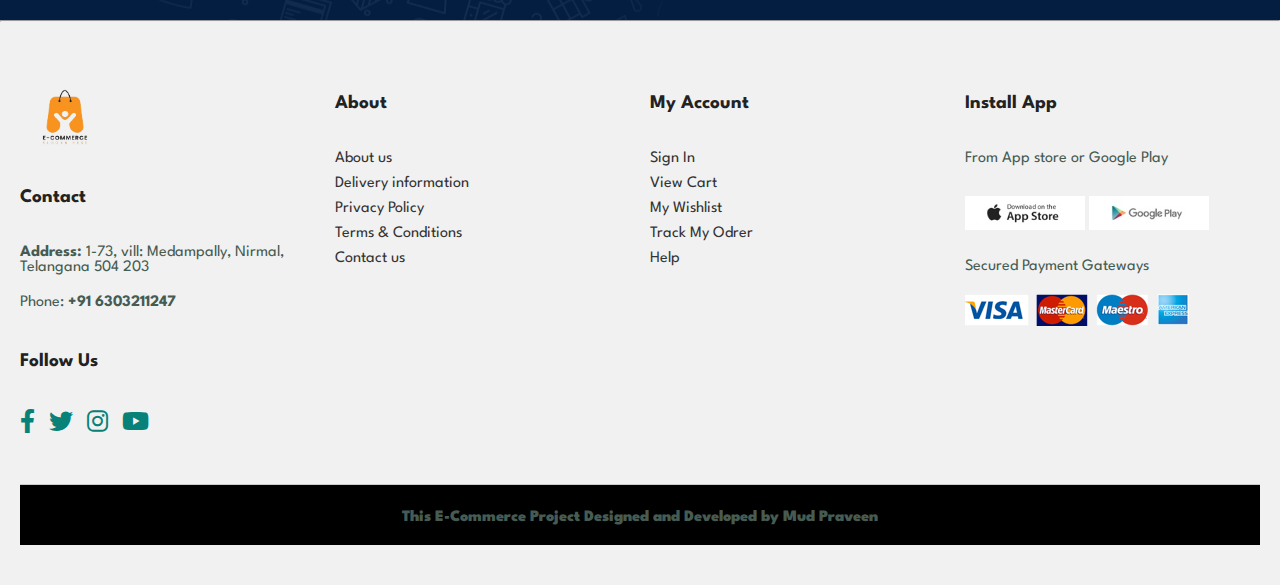
<file: Contact Us.html>
<!DOCTYPE html>
<html lang="en">

<head>
    <meta charset="UTF-8">
    <meta name="viewport" content="width=device-width, initial-scale=1.0">
    <title>Document</title>
    <link rel="stylesheet" href="style.css">
    <link rel="stylesheet" href="https://cdnjs.cloudflare.com/ajax/libs/font-awesome/6.0.0-beta3/css/all.min.css">

</head>

<body>
    <section id="header">
        <img src="download.png" alt="" width="70px" ; height="50px">
        <div>
            <ul id="navbar">
                <li><a href="index.html">Home</a></li>
                <li><a href="shop.html">shop</a></li>
                <li><a href="blog.html">blog</a></li>
                <li><a href="about.html">About</a></li>
                <li><a class="active" href="Contact Us.html">Contact Us</a></li>
                <li><a href="login_signup.html">Login</a></li>
                <li><a href="cart.html"><i class="fa-solid fa-cart-shopping"></i></a></li>
                <a href="#" id="close"><i class="fa-solid fa-xmark"></i></a>
            </ul>
        </div>
        <div id="mobile">

            <a href="cart.html"><i class="fa-solid fa-bag-shopping"></i></a>

            <i id="bar" class="fas fa-outdent"></i>
        </div>
    </section>
    <section id="page-header" class="about-header">
        <h2>#let's_talk</h2>
        <p>LEAVE A MESSAGE, We love to hear from you !</p>
    </section>
    <section id="contact-details" class="section-p1">
        <div class="details">
            <span>GET IN TOUCH</span>
            <h2>Visit one of our agency locations or contact us today</h2>
            <h3>Head Office Hyderabad.</h3>
            <div>
                <li><i class="fa fa-map"></i>
                    <p>Contact@example.com</p>
                </li>

                <li><i class="fa fa-phone-alt"></i>
                    <p>Contact@example.com</p>
                </li>
                <li><i class="fa fa-clock"></i>
                    <p>Monday to Saturday: 9.00am to 4.00pm</p>
                </li>
            </div>
        </div>
        <div class="map">
            <iframe
                src="https://www.google.com/maps/embed?pb=!1m18!1m12!1m3!1d487293.4778717443!2d78.07836266712147!3d17.412733231319162!2m3!1f0!2f0!3f0!3m2!1i1024!2i768!4f13.1!3m3!1m2!1s0x3bcb99daeaebd2c7%3A0xae93b78392bafbc2!2sHyderabad%2C%20Telangana!5e0!3m2!1sen!2sin!4v1720886493218!5m2!1sen!2sin"
                width="600" height="450" style="border:0;" allowfullscreen="" loading="lazy"
                referrerpolicy="no-referrer-when-downgrade"></iframe>
        </div>
    </section>
    <section id="form-details">
        <form action="">
            <span>LEAVE A MESSAGE</span>
            <h2>We love to hear from you</h2>
            <input type="text" name="name" placeholder="Your Name" required>
            <input type="email" name="email" placeholder="E-mail" required>
            <input type="text" name="subject" placeholder="Subject" required>
            <textarea name="message" id="" cols="30" rows="10" placeholder="Your Message" required></textarea>
            <button type="submit">Submit</button>
        </form>
    </section>
    <section id="newsletter" class="section-p1">
        <div class="newstext">
            <h4>Sign Up for Newsletter</h4>
            <p>Get E-Mail updates about our latest shop and <span> special offers.</span></p>
        </div>
        <div class="form">
            <input type="text" placeholder="Your Email Address">
            <button class="normal">Sign up</button>
        </div>
    </section>

    <hr>
    <footer class="section-p1">
        <div class="col">
            <img class="logo" src="download.png" alt="" width="90px" ; height="90px">
            <h4>Contact</h4>
            <p><strong>Address: </strong>1-73, vill: Medampally, Nirmal, Telangana 504 203</p>
            <p>Phone: <strong>+91 6303211247</strong></p>
            <div class="follow">
                <h4>Follow Us</h4>
                <div class="icon">
                    <i class="fab fa-facebook-f"></i>
                    <i class="fab fa-twitter"></i>
                    <i class="fab fa-instagram"></i>
                    <i class="fab fa-youtube"></i>

                </div>
            </div>
        </div>
        <div class="col">
            <h4>About</h4>
            <a href="#">About us</a>
            <a href="#">Delivery information</a>
            <a href="#">Privacy Policy</a>
            <a href="#">Terms & Conditions</a>
            <a href="#">Contact us</a>
        </div>
        <div class="col">
            <h4>My Account</h4>
            <a href="#">Sign In</a>
            <a href="#">View Cart</a>
            <a href="#">My Wishlist</a>
            <a href="#">Track My Odrer</a>
            <a href="#">Help</a>
        </div>
        <div class="col install">
            <h4>Install App</h4>
            <p>From App store or Google Play</p>
            <div class="row">
                <img src="app.jpg" alt="">
                <img src="play.jpg" alt="">
            </div>
            <p>Secured Payment Gateways</p>
            <img src="pay.png" alt="">
        </div>

        <div class="copyright">
            <p>This E-Commerce Project Designed and Developed by Mud Praveen</p>
        </div>
    </footer>
    <script src="script.js"></script>
</body>

</html>
</file>
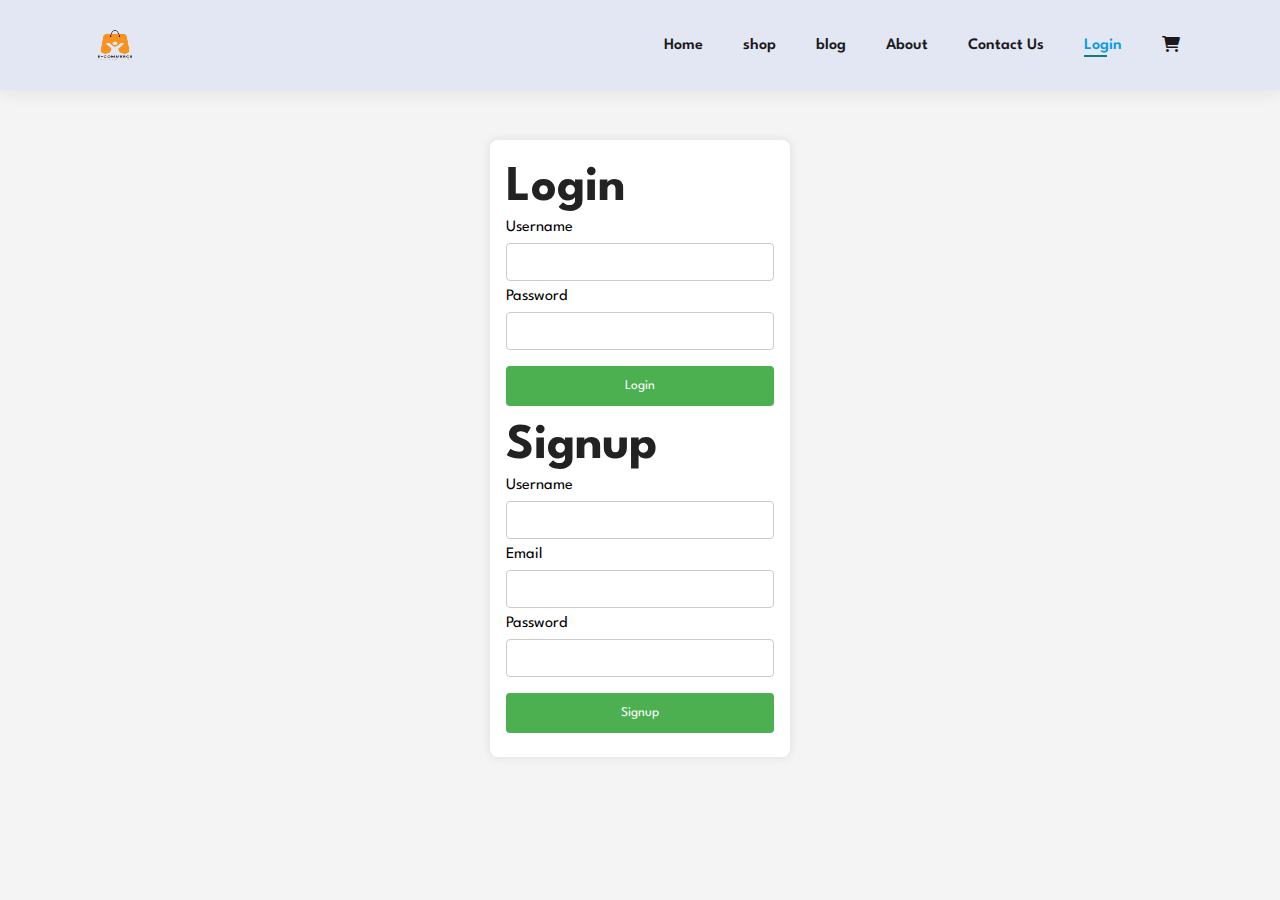
<file: login_signup.html>
<!-- <!DOCTYPE html>
<html lang="en">
<head>
    <meta charset="UTF-8">
    <meta name="viewport" content="width=device-width, initial-scale=1.0">
    <title>Document</title>
    <link rel="stylesheet" href="style.css">
</head>
<body>
    <div class="container">
        <form action="login.php" method="post">
            <label for="username">Username</label>
            <input type="text" id="username" name="username" required>
    
            <label for="password">Password</label>
            <input type="password" id="password" name="password" required>
    
            <button type="submit">Login</button>
        </form>
    </div>
    
</body>
</html> -->


<!DOCTYPE html>
<html lang="en">

<head>
    <meta charset="UTF-8">
    <meta name="viewport" content="width=device-width, initial-scale=1.0">
    <title>Document</title>
    <link rel="stylesheet" href="style.css">
    <link rel="stylesheet" href="https://cdnjs.cloudflare.com/ajax/libs/font-awesome/6.0.0-beta3/css/all.min.css">
    
</head>
<body>
    <section id="header">
        <img src="download.png" alt="" width="70px" ; height="50px">
        <div>
            <ul id="navbar">
                <li><a  href="index.html">Home</a></li>
                <li><a href="shop.html">shop</a></li>
                <li><a href="blog.html">blog</a></li>
                <li><a href="about.html">About</a></li>
                <li><a href="Contact Us.html">Contact Us</a></li>
                <li><a class="active" href="login.html">Login</a></li>
                <li><a href="cart.html"><i class="fa-solid fa-cart-shopping"></i></a></li>
               <a href="#" id="close"><i class="fa-solid fa-xmark"></i></a>
            </ul>
        </div>
        <div id="mobile">

            <a href="cart.html"><i class="fa-solid fa-bag-shopping"></i></a>

            <i id="bar" class="fas fa-outdent"></i>
        </div>
    </section>
    <div class="container">
        <!-- Login Form -->
        <form action="login_signup.php" method="post">
            <h2>Login</h2>
            <label for="login-username">Username</label>
            <input type="text" id="login-username" name="login-username" required>
    
            <label for="login-password">Password</label>
            <input type="password" id="login-password" name="login-password" required>
    
            <button type="submit" name="login">Login</button>
        </form>
    
        <!-- Signup Form -->
        <form action="login_signup.php" method="post">
            <h2>Signup</h2>
            <label for="signup-username">Username</label>
            <input type="text" id="signup-username" name="signup-username" required>
    
            <label for="signup-email">Email</label>
            <input type="email" id="signup-email" name="signup-email" required>
    
            <label for="signup-password">Password</label>
            <input type="password" id="signup-password" name="signup-password" required>
    
            <button type="submit" name="signup">Signup</button>
        </form>
    </div>
    <script src="script.js"></script> 
</body>
</html>
</file>
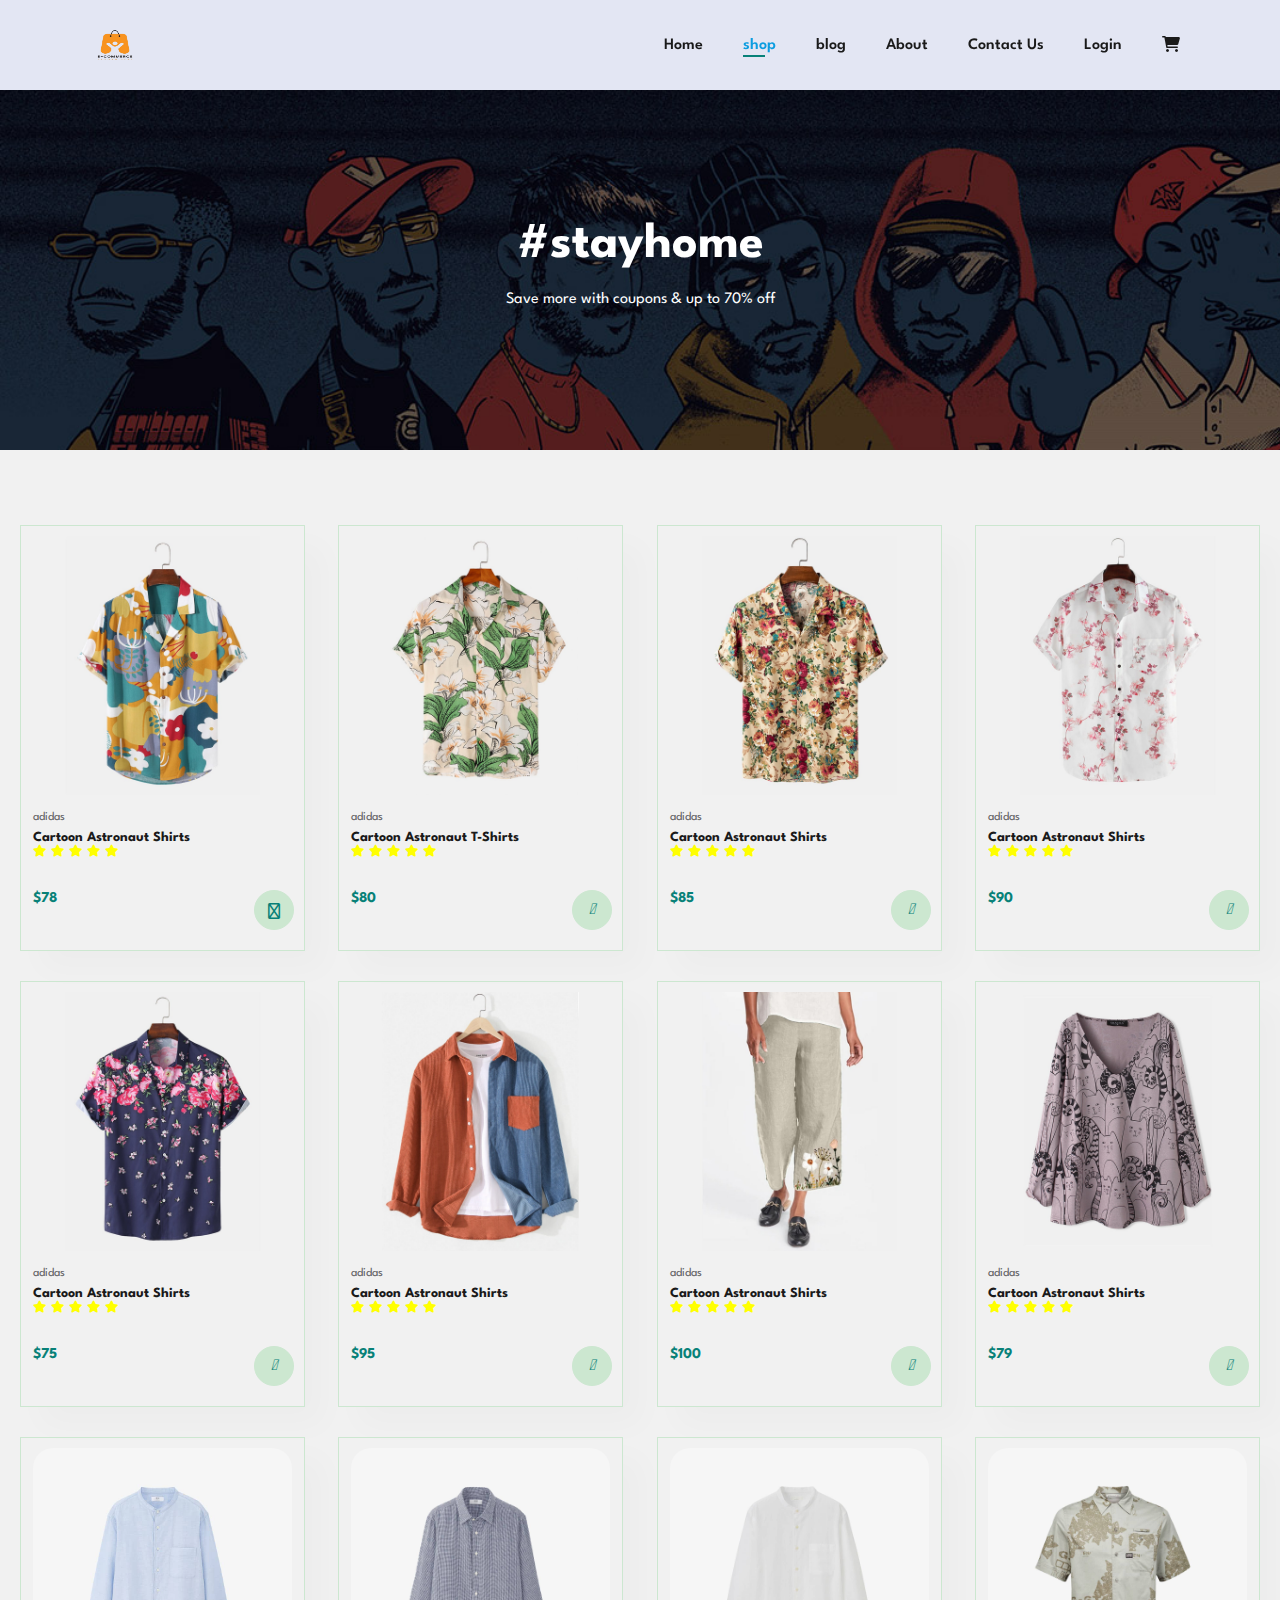
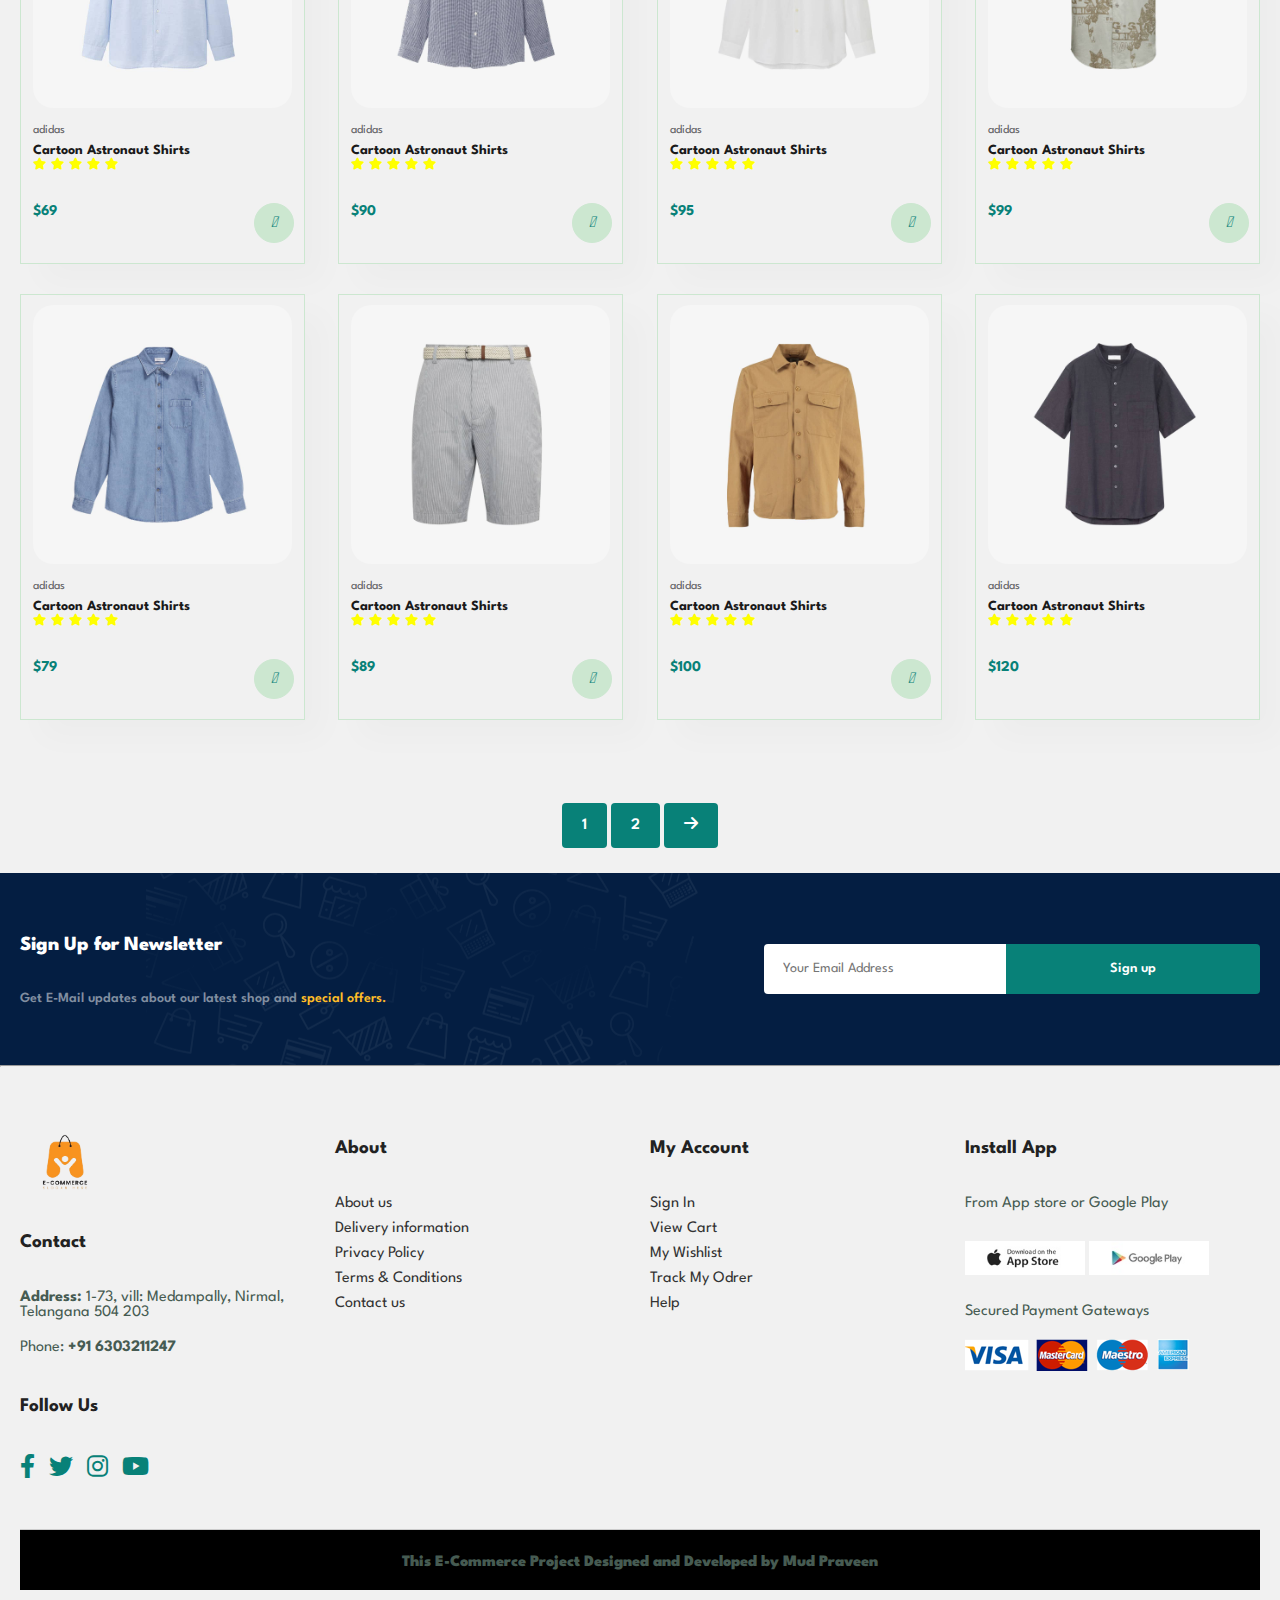
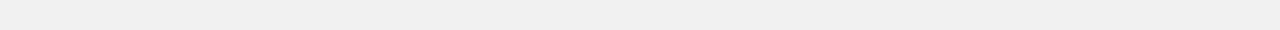
<file: shop.html>
<!DOCTYPE html>
<html lang="en">

<head>
    <meta charset="UTF-8">
    <meta name="viewport" content="width=device-width, initial-scale=1.0">
    <title>Document</title>
    <link rel="stylesheet" href="style.css">
    <link rel="stylesheet" href="https://cdnjs.cloudflare.com/ajax/libs/font-awesome/6.0.0-beta3/css/all.min.css">
    
</head>
<body>
    <section id="header">
        <img src="download.png" alt="" width="70px" ; height="50px">
        <div>
            <ul id="navbar">
                <li><a  href="index.html">Home</a></li>
                <li><a class="active" href="shop.html">shop</a></li>
                <li><a href="blog.html">blog</a></li>
                <li><a href="about.html">About</a></li>
                <li><a href="Contact Us.html">Contact Us</a></li>
                <li><a href="login_signup.html">Login</a></li>
                <li><a href="cart.html"><i class="fa-solid fa-cart-shopping"></i></a></li>
               <a href="#" id="close"><i class="fa-solid fa-xmark"></i></a>
            </ul>
        </div>
        <div id="mobile">

            <a href="cart.html"><i class="fa-solid fa-bag-shopping"></i></a>

            <i id="bar" class="fas fa-outdent"></i>
        </div>
    </section>
    <section id="page-header">
        <h2>#stayhome</h2>
        <p>Save more with coupons & up to 70% off</p>
    </section>
    <section id="product1" class="section-p1">
        
        <div class="pro-container">
            <div class="pro" onclick="window.location.href='sproduct.html';">
                <img src="f1.jpg" alt="">
                <div class="des">
                    <span>adidas</span>
                    <h5>Cartoon Astronaut Shirts</h5>
                    <div class="star">
                        <i class="fas fa-star"></i>
                        <i class="fas fa-star"></i>
                        <i class="fas fa-star"></i>
                        <i class="fas fa-star"></i>
                        <i class="fas fa-star"></i>
                    </div>
                    <h4>$78</h4>
                </div>
                <a href="#"><i class="fa-solid fa-cart-shopping cart"></i></a>
            </div>
            <div class="pro" onclick="window.location.href='sproduct.html';">
                <img src="f2.jpg" alt="">
                <div class="des">
                    <span>adidas</span>
                    <h5>Cartoon Astronaut T-Shirts</h5>
                    <div class="star">
                        <i class="fas fa-star"></i>
                        <i class="fas fa-star"></i>
                        <i class="fas fa-star"></i>
                        <i class="fas fa-star"></i>
                        <i class="fas fa-star"></i>
                    </div>
                    <h4>$80</h4>
                </div>
                <a href="#"><i class="fa1 fa-shopping-cart cart"></i></a>
            </div>
            <div class="pro" onclick="window.location.href='sproduct.html';">
                <img src="f3.jpg" alt="">
                <div class="des">
                    <span>adidas</span>
                    <h5>Cartoon Astronaut Shirts</h5>
                    <div class="star">
                        <i class="fas fa-star"></i>
                        <i class="fas fa-star"></i>
                        <i class="fas fa-star"></i>
                        <i class="fas fa-star"></i>
                        <i class="fas fa-star"></i>
                    </div>
                    <h4>$85</h4>
                </div>
                <a href="#"><i class="fa1 fa-shopping-cart cart"></i></a>
            </div>
            <div class="pro" onclick="window.location.href='sproduct.html';">
                <img src="f4.jpg" alt="">
                <div class="des">
                    <span>adidas</span>
                    <h5>Cartoon Astronaut Shirts</h5>
                    <div class="star">
                        <i class="fas fa-star"></i>
                        <i class="fas fa-star"></i>
                        <i class="fas fa-star"></i>
                        <i class="fas fa-star"></i>
                        <i class="fas fa-star"></i>
                    </div>
                    <h4>$90</h4>
                </div>
                <a href="#"><i class="fa1 fa-shopping-cart cart"></i></a>
            </div>
            <div class="pro" onclick="window.location.href='sproduct.html';">
                <img src="f5.jpg" alt="">
                <div class="des">
                    <span>adidas</span>
                    <h5>Cartoon Astronaut Shirts</h5>
                    <div class="star">
                        <i class="fas fa-star"></i>
                        <i class="fas fa-star"></i>
                        <i class="fas fa-star"></i>
                        <i class="fas fa-star"></i>
                        <i class="fas fa-star"></i>
                    </div>
                    <h4>$75</h4>
                </div>
                <a href="#"><i class="fa1 fa-shopping-cart cart"></i></a>
            </div>
            <div class="pro" onclick="window.location.href='sproduct.html';">
                <img src="f6.jpg" alt="">
                <div class="des">
                    <span>adidas</span>
                    <h5>Cartoon Astronaut Shirts</h5>
                    <div class="star">
                        <i class="fas fa-star"></i>
                        <i class="fas fa-star"></i>
                        <i class="fas fa-star"></i>
                        <i class="fas fa-star"></i>
                        <i class="fas fa-star"></i>
                    </div>
                    <h4>$95</h4>
                </div>
                <a href="#"><i class="fa1 fa-shopping-cart cart"></i></a>
            </div>
            <div class="pro" onclick="window.location.href='sproduct.html';">
                <img src="f7.jpg" alt="">
                <div class="des">
                    <span>adidas</span>
                    <h5>Cartoon Astronaut Shirts</h5>
                    <div class="star">
                        <i class="fas fa-star"></i>
                        <i class="fas fa-star"></i>
                        <i class="fas fa-star"></i>
                        <i class="fas fa-star"></i>
                        <i class="fas fa-star"></i>
                    </div>
                    <h4>$100</h4>
                </div>
                <a href="#"><i class="fa1 fa-shopping-cart cart"></i></a>
            </div>
            <div class="pro" onclick="window.location.href='sproduct.html';">
                <img src="f8.jpg" alt="">
                <div class="des">
                    <span>adidas</span>
                    <h5>Cartoon Astronaut Shirts</h5>
                    <div class="star">
                        <i class="fas fa-star"></i>
                        <i class="fas fa-star"></i>
                        <i class="fas fa-star"></i>
                        <i class="fas fa-star"></i>
                        <i class="fas fa-star"></i>
                    </div>
                    <h4>$79</h4>
                </div>
                <a href="#"><i class="fa1 fa-shopping-cart cart"></i></a>
            </div>
        
            <div class="pro" onclick="window.location.href='sproduct.html';">
                <img src="n1.jpg" alt="">
                <div class="des">
                    <span>adidas</span>
                    <h5>Cartoon Astronaut Shirts</h5>
                    <div class="star">
                        <i class="fas fa-star"></i>
                        <i class="fas fa-star"></i>
                        <i class="fas fa-star"></i>
                        <i class="fas fa-star"></i>
                        <i class="fas fa-star"></i>
                    </div>
                    <h4>$69</h4>
                </div>
                <a href="#"><i class="fa1 fa-shopping-cart cart"></i></a>
            </div>
            <div class="pro" onclick="window.location.href='sproduct.html';">
                <img src="n2.jpg" alt="">
                <div class="des">
                    <span>adidas</span>
                    <h5>Cartoon Astronaut Shirts</h5>
                    <div class="star">
                        <i class="fas fa-star"></i>
                        <i class="fas fa-star"></i>
                        <i class="fas fa-star"></i>
                        <i class="fas fa-star"></i>
                        <i class="fas fa-star"></i>
                    </div>
                    <h4>$90</h4>
                </div>
                <a href="#"><i class="fa1 fa-shopping-cart cart"></i></a>
            </div>
            <div class="pro" onclick="window.location.href='sproduct.html';">
                <img src="n3.jpg" alt="">
                <div class="des">
                    <span>adidas</span>
                    <h5>Cartoon Astronaut Shirts</h5>
                    <div class="star">
                        <i class="fas fa-star"></i>
                        <i class="fas fa-star"></i>
                        <i class="fas fa-star"></i>
                        <i class="fas fa-star"></i>
                        <i class="fas fa-star"></i>
                    </div>
                    <h4>$95</h4>
                </div>
                <a href="#"><i class="fa1 fa-shopping-cart cart"></i></a>
            </div>
            <div class="pro" onclick="window.location.href='sproduct.html';">
                <img src="n4.jpg" alt="">
                <div class="des">
                    <span>adidas</span>
                    <h5>Cartoon Astronaut Shirts</h5>
                    <div class="star">
                        <i class="fas fa-star"></i>
                        <i class="fas fa-star"></i>
                        <i class="fas fa-star"></i>
                        <i class="fas fa-star"></i>
                        <i class="fas fa-star"></i>
                    </div>
                    <h4>$99</h4>
                </div>
                <a href="#"><i class="fa1 fa-shopping-cart cart"></i></a>
            </div>
            <div class="pro" onclick="window.location.href='sproduct.html';">
                <img src="n5.jpg" alt="">
                <div class="des">
                    <span>adidas</span>
                    <h5>Cartoon Astronaut Shirts</h5>
                    <div class="star">
                        <i class="fas fa-star"></i>
                        <i class="fas fa-star"></i>
                        <i class="fas fa-star"></i>
                        <i class="fas fa-star"></i>
                        <i class="fas fa-star"></i>
                    </div>
                    <h4>$79</h4>
                </div>
                <a href="#"><i class="fa1 fa-shopping-cart cart"></i></a>
            </div>
            <div class="pro" onclick="window.location.href='sproduct.html';">
                <img src="n6.jpg" alt="">
                <div class="des">
                    <span>adidas</span>
                    <h5>Cartoon Astronaut Shirts</h5>
                    <div class="star">
                        <i class="fas fa-star"></i>
                        <i class="fas fa-star"></i>
                        <i class="fas fa-star"></i>
                        <i class="fas fa-star"></i>
                        <i class="fas fa-star"></i>
                    </div>
                    <h4>$89</h4>
                </div>
                <a href="#"><i class="fa1 fa-shopping-cart cart"></i></a>
            </div>
            <div class="pro" onclick="window.location.href='sproduct.html';">
                <img src="n7.jpg" alt="">
                <div class="des">
                    <span>adidas</span>
                    <h5>Cartoon Astronaut Shirts</h5>
                    <div class="star">
                        <i class="fas fa-star"></i>
                        <i class="fas fa-star"></i>
                        <i class="fas fa-star"></i>
                        <i class="fas fa-star"></i>
                        <i class="fas fa-star"></i>
                    </div>
                    <h4>$100</h4>
                </div>
                <a href="#"><i class="fa1 fa-shopping-cart cart"></i></a>
            </div>
            <div class="pro" onclick="window.location.href='sproduct.html';">
                <img src="n8.jpg" alt="">
                <div class="des">
                    <span>adidas</span>
                    <h5>Cartoon Astronaut Shirts</h5>
                    <div class="star">
                        <i class="fas fa-star"></i>
                        <i class="fas fa-star"></i>
                        <i class="fas fa-star"></i>
                        <i class="fas fa-star"></i>
                        <i class="fas fa-star"></i>
                    </div>
                    <h4>$120</h4>
                </di
            </div>

    </section>
    <section id="pagination" class="section-p1">
        <a href="#">1</a>
        <a href="#">2</a>
        <a href="#"><i class="fa-solid fa-arrow-right"></i></a>
    </section>
    <section id="newsletter" class="section-p1">
        <div class="newstext">
            <h4>Sign Up for Newsletter</h4>
            <p>Get E-Mail updates about our latest shop and <span> special offers.</span></p>
        </div>
        <div class="form">
            <input type="text" placeholder="Your Email Address">
            <button class="normal">Sign up</button>
        </div>
    </section><hr>
    <footer class="section-p1">
        <div class="col">
            <img class="logo" src="download.png" alt="" width="90px" ; height="90px">
            <h4>Contact</h4>
            <p><strong>Address: </strong>1-73, vill: Medampally, Nirmal, Telangana 504 203</p>
            <p>Phone: <strong>+91 6303211247</strong></p>
            <div class="follow">
                <h4>Follow Us</h4>
                <div class="icon">
                    <i class="fab fa-facebook-f"></i>
                    <i class="fab fa-twitter"></i>
                    <i class="fab fa-instagram"></i>
                    <i class="fab fa-youtube"></i>

                </div>
            </div>
        </div>
        <div class="col">
            <h4>About</h4>
            <a href="#">About us</a>
            <a href="#">Delivery information</a>
            <a href="#">Privacy Policy</a>
            <a href="#">Terms & Conditions</a>
            <a href="#">Contact us</a>
        </div>
        <div class="col">
            <h4>My Account</h4>
            <a href="#">Sign In</a>
            <a href="#">View Cart</a>
            <a href="#">My Wishlist</a>
            <a href="#">Track My Odrer</a>
            <a href="#">Help</a>
        </div>
        <div class="col install">
            <h4>Install App</h4>
            <p>From App store or Google Play</p>
            <div class="row">
                <img src="app.jpg" alt="">
                <img src="play.jpg" alt="">
            </div>
            <p>Secured Payment Gateways</p>
            <img src="pay.png" alt="">
        </div>

        <div class="copyright">
            <p>This E-Commerce Project Designed and Developed by Mud Praveen</p>
        </div>
    </footer>
    <script src="script.js"></script> 
</body>
</html>
</file>
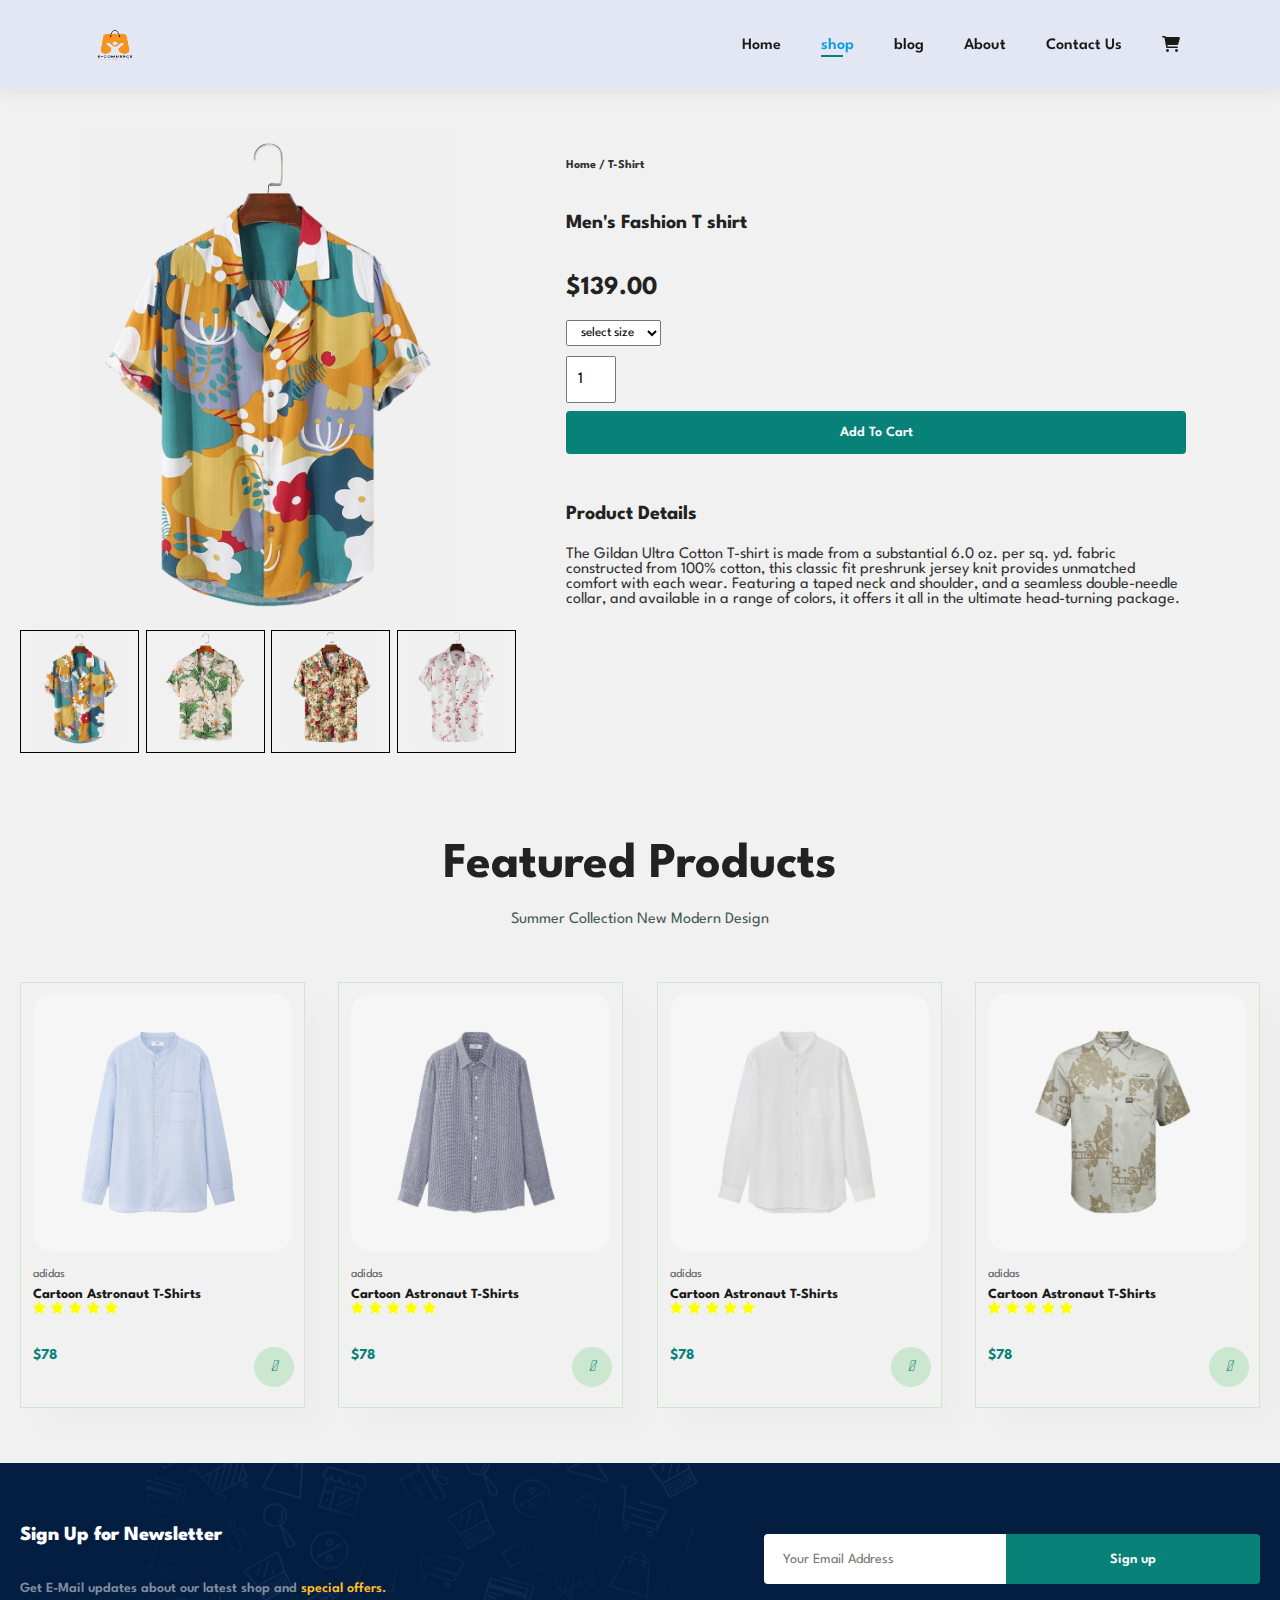
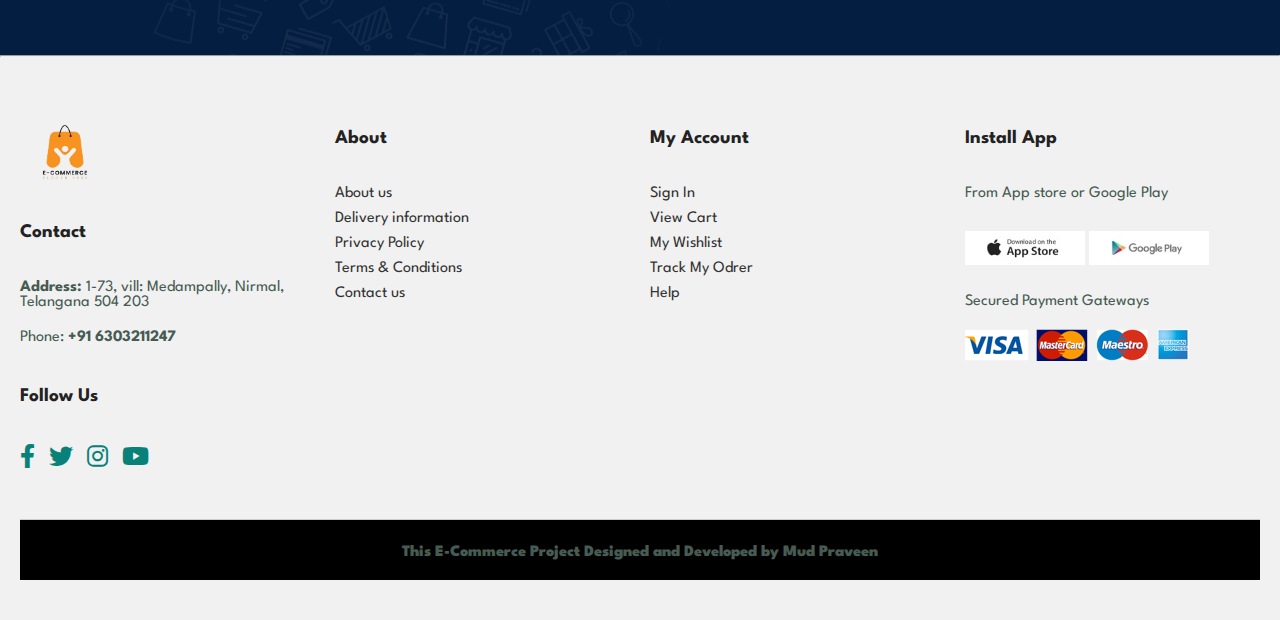
<file: sproduct.html>
<!DOCTYPE html>
<html lang="en">

<head>
    <meta charset="UTF-8">
    <meta name="viewport" content="width=device-width, initial-scale=1.0">
    <title>Document</title>
    <link rel="stylesheet" href="style.css">
    <link rel="stylesheet" href="https://cdnjs.cloudflare.com/ajax/libs/font-awesome/6.0.0-beta3/css/all.min.css">

</head>

<body>
    <section id="header">
        <img src="download.png" alt="" width="70px" ; height="50px">
        <div>
            <ul id="navbar">
                <li><a href="index.html">Home</a></li>
                <li><a class="active" href="shop.html">shop</a></li>
                <li><a href="blog.html">blog</a></li>
                <li><a href="about.html">About</a></li>
                <li><a href="Contact Us.html">Contact Us</a></li>
                <li><a href="cart.html"><i class="fa-solid fa-cart-shopping"></i></a></li>
                <a href="#" id="close"><i class="fa-solid fa-xmark"></i></a>
            </ul>
        </div>
        <div id="mobile">

            <a href="cart.html"><i class="fa-solid fa-bag-shopping"></i></a>

            <i id="bar" class="fas fa-outdent"></i>
        </div>
    </section>
    <section id="prodetails" class="section-p1">
        <div class="single-pro-image">
            <img src="f1.jpg" width="100%" id="MainImg" alt="">
            <div class="small-img-group">
                <div class="small-img-col">
                    <img src="f1.jpg" width="100%" class="small-img" alt="">
                </div>
                <div class="small-img-col">
                    <img src="f2.jpg" width="100%" class="small-img" alt="">
                </div>
                <div class="small-img-col">
                    <img src="f3.jpg" width="100%" class="small-img" alt="">
                </div>
                <div class="small-img-col">
                    <img src="f4.jpg" width="100%" class="small-img" alt="">
                </div>
            </div>
        </div>
        <div class="single-pro-details">
            <h6>Home / T-Shirt</h6>
            <h4>Men's Fashion T shirt</h4>
            <h2>$139.00</h2>
            <select name="" id="">
                <option value="s">select size</option>
                <option value="s">XL</option>
                <option value="s">XXL</option>
                <option value="s">Small</option>
                <option value="s">Large</option>
            </select>
            <input type="number" value="1">
            <button class="normal">Add To Cart</button>
            <h4>Product Details</h4>
            <span>The Gildan Ultra Cotton T-shirt is made from a substantial 6.0 oz. per sq. yd. fabric constructed from
                100% cotton, this classic fit preshrunk jersey knit provides unmatched comfort with each wear. Featuring
                a taped neck and shoulder, and a seamless double-needle collar, and available in a range of colors, it
                offers it all in the ultimate head-turning package.</span>
        </div>
    </section>
    <section id="product1" class="section-p1">
        <h2>Featured Products</h2>
        <p>Summer Collection New Modern Design</p>
        <div class="pro-container">
            <div class="pro">
                <img src="n1.jpg" alt="">
                <div class="des">
                    <span>adidas</span>
                    <h5>Cartoon Astronaut T-Shirts</h5>
                    <div class="star">
                        <i class="fas fa-star"></i>
                        <i class="fas fa-star"></i>
                        <i class="fas fa-star"></i>
                        <i class="fas fa-star"></i>
                        <i class="fas fa-star"></i>
                    </div>
                    <h4>$78</h4>
                </div>
                <a href="#"><i class="fa1 fa-shopping-cart cart"></i></a>
            </div>
            <div class="pro">
                <img src="n2.jpg" alt="">
                <div class="des">
                    <span>adidas</span>
                    <h5>Cartoon Astronaut T-Shirts</h5>
                    <div class="star">
                        <i class="fas fa-star"></i>
                        <i class="fas fa-star"></i>
                        <i class="fas fa-star"></i>
                        <i class="fas fa-star"></i>
                        <i class="fas fa-star"></i>
                    </div>
                    <h4>$78</h4>
                </div>
                <a href="#"><i class="fa1 fa-shopping-cart cart"></i></a>
            </div>
            <div class="pro">
                <img src="n3.jpg" alt="">
                <div class="des">
                    <span>adidas</span>
                    <h5>Cartoon Astronaut T-Shirts</h5>
                    <div class="star">
                        <i class="fas fa-star"></i>
                        <i class="fas fa-star"></i>
                        <i class="fas fa-star"></i>
                        <i class="fas fa-star"></i>
                        <i class="fas fa-star"></i>
                    </div>
                    <h4>$78</h4>
                </div>
                <a href="#"><i class="fa1 fa-shopping-cart cart"></i></a>
            </div>
            <div class="pro">
                <img src="n4.jpg" alt="">
                <div class="des">
                    <span>adidas</span>
                    <h5>Cartoon Astronaut T-Shirts</h5>
                    <div class="star">
                        <i class="fas fa-star"></i>
                        <i class="fas fa-star"></i>
                        <i class="fas fa-star"></i>
                        <i class="fas fa-star"></i>
                        <i class="fas fa-star"></i>
                    </div>
                    <h4>$78</h4>
                </div>
                <a href="#"><i class="fa1 fa-shopping-cart cart"></i></a>
            </div>
            
            

    </section>
    <section id="newsletter" class="section-p1">
        <div class="newstext">
            <h4>Sign Up for Newsletter</h4>
            <p>Get E-Mail updates about our latest shop and <span> special offers.</span></p>
        </div>
        <div class="form">
            <input type="text" placeholder="Your Email Address">
            <button class="normal">Sign up</button>
        </div>
    </section>
    <hr>
    <footer class="section-p1">
        <div class="col">
            <img class="logo" src="download.png" alt="" width="90px" ; height="90px">
            <h4>Contact</h4>
            <p><strong>Address: </strong>1-73, vill: Medampally, Nirmal, Telangana 504 203</p>
            <p>Phone: <strong>+91 6303211247</strong></p>
            <div class="follow">
                <h4>Follow Us</h4>
                <div class="icon">
                    <i class="fab fa-facebook-f"></i>
                    <i class="fab fa-twitter"></i>
                    <i class="fab fa-instagram"></i>
                    <i class="fab fa-youtube"></i>

                </div>
            </div>
        </div>
        <div class="col">
            <h4>About</h4>
            <a href="#">About us</a>
            <a href="#">Delivery information</a>
            <a href="#">Privacy Policy</a>
            <a href="#">Terms & Conditions</a>
            <a href="#">Contact us</a>
        </div>
        <div class="col">
            <h4>My Account</h4>
            <a href="#">Sign In</a>
            <a href="#">View Cart</a>
            <a href="#">My Wishlist</a>
            <a href="#">Track My Odrer</a>
            <a href="#">Help</a>
        </div>
        <div class="col install">
            <h4>Install App</h4>
            <p>From App store or Google Play</p>
            <div class="row">
                <img src="app.jpg" alt="">
                <img src="play.jpg" alt="">
            </div>
            <p>Secured Payment Gateways</p>
            <img src="pay.png" alt="">
        </div>

        <div class="copyright">
            <p>This E-Commerce Project Designed and Developed by Mud Praveen</p>
        </div>
    </footer>
    <script>
        var MainImg = document.getElementById('MainImg');
        var smallimg = document.getElementsByClassName('small-img');

        smallimg[0].onclick = function() {
            MainImg.src = smallimg[0].src;
        }
        smallimg[1].onclick = function() {
            MainImg.src = smallimg[1].src;
        }
        smallimg[2].onclick = function() {
            MainImg.src = smallimg[2].src;
        }
        smallimg[3].onclick = function() {
            MainImg.src = smallimg[3].src;
        }
    </script>
    <script src="script.js"></script>
</body>

</html>
</file>
<file: style.css>
@import url('https://fonts.googleapis.com/css2?family=Spartan:wght@100;200;300;400;500;600;700;800;900&disokay=swap');
*{
    margin: 0;
    padding: 0;
    box-sizing: border-box;
    font-family: 'Spartan',sans-serif;

}
h1{
    font-size: 50px;
    line-height: 64px;
    color: #222;
}
h2{
    font-size: 50px;
    line-height: 64px;
    color: #222;
}
h4{
    font-size: 20px;
    line-height: 64px;
    color: #222;
}
h6{
    font-weight: 700;
    font-size: 12px;

}
p{
    font-size: 16px;
    color: #465b52;
    margin: 15px 0 20px 0;
}
.section-p1{
    padding: 40px 80px;
}
.section-m1{
    padding: 40px 0;
}
button.normal{
    font-size: 14px;
    font-weight: 600;
    padding: 15px 30px;
    color: #000;
    background-color: #fff;
    border-radius: 4px;
    cursor: pointer;
    border: none;
    outline: none;
    transition: 0.2s;
}
button.white{
    font-size: 13px;
    font-weight: 600;
    padding: 11px 18px;
    color: #000;
    background-color: transparent;
    cursor: pointer;
    border: 1px solid #fff;
    outline: none;
    transition: 0.2s;
}

body{
    width: 100%;
}
#header{
    display: flex;
    align-items: center;
    justify-content: space-between;
    padding: 20px 80px;
    background: #E3E6F3;
    box-shadow: 0 5PX 15PX rgba(0,0,0,0.06);
    z-index: 999;
    position: sticky;
    top: 0;
    left: 0;
}
#navbar{
    display: flex;
    align-items: center;
    justify-content: center;
}
#navbar li{
    list-style: none;
    padding: 0 20px;
    position: relative;
}
#navbar li a{
    text-decoration: none;
    font-size: 16px;
    font-weight: 600;
    color: #1a1a1a;
    transition: 0.3s ease;
}
#navbar li a:hover,
#navbar li a.active{
    color: #0c9de0;
}
#navbar li a.active::after,
#navbar li a:hover::after{
    content: "";
    width: 30%;
    height: 2px;
    background-color: #088178;
    position: absolute;
    bottom: -4px;
    left:20px;
}
#mobile{
    display: none;
    align-items: center;
}
#close{
    display: none;
}
/* Home page*/
#hero{
    background-image: url("hero4.png");
    height: 90vh;
    width: 100%;
    background-position: top 25% right 0;
    padding: 0 80px;
    display: flex;
    flex-direction: column;
    align-items: flex-start;
    justify-content: center;

}
#hero h4{
    padding-bottom: 15px;
}
#hero h1{
    color: #088178;
}
#hero button{
    background-image: url("button.png");
    background-color: transparent;
    color: #088178;
    border: 0;
    padding: 14px 80px 14px 65px;
    background-repeat: no-repeat;
    cursor: pointer;
    font-weight: 700;
    font-size: 15px;
}

#feature{
    display: flex;
    align-items: center;
    justify-content: space-between;
    flex-wrap: wrap;
}
#feature .fe-box{
    width: 150px;
    text-align: center;
    padding: 25px 15px;
    box-shadow: 20px 20px 34px rgba(0,0,0,0.03);
    border: 1px solid#cce7d0;
    border-radius: 4px;
    margin: 15px 0;
}
#feature .fe-box:hover{
box-shadow: 10px 10px 54px rgba(70,62,221,0.1);
}
#feature .fe-box img{
    width: 100%;
    margin-bottom: 10px;
}
#feature .fe-box h6{
    padding: 9px 8px 6px 8px ;
    display: inline-block;
    line-height: 1;
    border-radius: 4px;
    color: #088178;
    background-color: #fddde4;
}
#feature .fe-box:nth-child(2) h6{
    background-color: #cdebbc;
}
#feature .fe-box:nth-child(3) h6{
    background-color: #bce3eb;
}
#feature .fe-box:nth-child(4) h6{
    background-color: #ebbcd4;
}
#feature .fe-box:nth-child(5) h6{
    background-color: #ebe2bc;
}
#feature .fe-box:nth-child(6) h6{
    background-color: #ebbccf;
}


#product1{
    text-align: center;
}
#product1 .pro-container{
    display: flex;
    justify-content: space-between;
    padding-top: 20px;
    flex-wrap: wrap;
}
#product1 .pro{
    width: 23%;
    min-width: 250px;
    padding: 10px 12px;
    border: 1px solid #cce7d0;
    cursor: pointer;
    box-shadow: 20px 20px 30px rgba(0,0,0,0.02);
    margin: 15px 0;
    transition: 0.2s ease;
    position: relative;
    
}
#product .pro:hover{
    box-shadow: 20px 20px 30px rgba(0,0,0,0.06);
}
#product1 .pro img{
    width: 100%;
    border-radius: 20px;
}
#product1 .pro .des{
    text-align: start;
    padding: 10px 0;
}
#product1 .pro .des span{
    color: #606063;
    font-size: 12px;
}
#product1 .pro .des h5{
    padding-top: 7px;
    color: #1a1a1a;
    font-size: 14px;
}
#product1 .pro .des i{
    font-size: 12px;
    color: yellow;
}
#product1 .pro .des h4{
    padding-top: 7px;
    font-size: 15px;
    font-weight: 700;
    color: #088178;
}
#product1 .pro .cart{
    width: 40px;
    height: 40px;
    line-height: 40px;
    border-radius: 50px;
    background-color: #cce7d0;
    font-weight: 500;
    color: #088178;
    border: 1px solid #cce7d0;
    position:absolute;
    bottom: 20px;
    right: 10px;
}
#banner{
    display: flex;
    flex-direction: column;
    justify-content: center;
    align-items: center;
    text-align: center;
    background-image: url("b2.jpg");
    width: 100%;
    height: 40vh;
    background-size: cover;
    background-position: center;
}
#banner h4{
    color: #fff;
    font-size: 16px;
}
#banner h2{
    color: #fff;
    font-size: 30px;
    padding: 10px 0;
}
#banner h2 span{
    color: #ce1919;
    font-size: 30px;
    padding: 10px 0;
}
#banner button:hover{
    background: #088178;
    color: #fff;
}
#sm-banner {
    display: flex;
    justify-content: space-between;
    flex-wrap: wrap;
    gap: 20px;
    padding: 10px; 
}

.banner-box {
    flex: 1 1 calc(50% - 20px);
    box-sizing: border-box; 
    padding: 30px;
    margin: 10px 0; 
    background-color: #f9f9f9; 
    background-image: url("b17.jpg");
    background-size: cover;
    background-position: center;
    align-items: flex-start;

}
.banner-box2 {
    background-image: url("b10.jpg");
}
.banner-box:hover button{
    background: #088178;
    border: 1px solid #088178;
}

#sm-banner h4 {
    color: #fff;
    font-size: 20px;
    font-weight: 300;    
}
#sm-banner h2 {
    color:#fff;
    font-size: 28px;
    font-weight: 800;    
}
#sm-banner span {
    color: #fff;
    font-size: 14px;
    font-weight: 500; 
    padding-bottom: 15px;  
}
#banner3{
    display: flex;
    justify-content: space-between;
    gap: 30px;
    padding: 10px;
}
#banner3 .banner-box {
    display: flex;
    flex-direction: column;
    justify-content: center;
    align-items: flex-start;
    text-align: center;
    background-image: url("b7.jpg");
    min-width: 30%;
    height: 30vh;
    background-size: cover;
    background-position: center;
    margin-bottom: 20px;
}
#banner3 h2{
    color: #fff;
    font-weight: 900;
    font-size: 22px;
}
#banner3 h3{
    color: #cb1616;
    font-weight: 900;
    font-size: 15px;
}
#banner3 .banner-box2{
    background-image: url("b4.jpg");
}
#banner3 .banner-box3{
    background-image: url("b18.jpg");
}
#newsletter{
    display: flex;
    justify-content: space-between;
    flex-wrap: wrap;
    align-items: center;
    background-image: url("b14.png");
    background-repeat: no-repeat;
    background-position: 20% 30%;
    background-color: #041e42;
}
#newsletter h4{
    font-size: 20px;
    font-weight: 800;
    color: #fff;
}
#newsletter p{
    font-size: 14px;
    font-weight: 600;
    color: #818ea0; 
}
#newsletter p span{
    color: #ffbd27;
}
#newsletter .form{
    display: flex;
    width: 40%;
}
#newsletter input{
    height: 3.125rem;
    padding: 0 1.25em;
    font-size: 14px;
    width: 100%;
    border: 1px solid transparent;
    border-radius: 4px;
    outline: none;
    border-top-right-radius: 0;
    border-bottom-right-radius: 0;
}
#newsletter button{
    background-color: #088178;
    color: #fff;
    white-space: nowrap;
    border-top-left-radius: 0;
    border-bottom-left-radius: 0;
}
.section-p1 {
    padding: 40px 20px;
    background-color: #f1f1f1;
    color: #333;
}

footer {
    display: flex;
    flex-wrap: wrap;
    justify-content: space-between;
    gap: 20px;
}

footer .col {
    flex: 1 1 200px; /* Adjust to set a minimum width for each column */
    margin: 10px 0;
}

footer .col h4 {
    margin-bottom: 15px;
    font-size: 1.2em;
}

footer .col a {
    display: block;
    margin-bottom: 10px;
    color: #333;
    text-decoration: none;
}

footer .col a:hover {
    color: #cb1616;
}

footer .install .row img {
    width: 120px;
    margin: 10px 0;
}

footer .follow .icon i {
    font-size: 1.5em;
    margin-right: 10px;
    color: #088178;
}

footer .follow .icon i:hover {
    color: #088178;
}

footer .copyright {
    flex: 1 1 100%;
    text-align: center;
    margin-top: 20px;
    border-top: 1px solid #ccc;
    padding-top: 10px;
    color: #fff;
    font-weight: 900;
    background-color: #000;
}
@media (max-width: 799px) {
    .section-p1{
        padding: 40px 40px;
    }
    #navbar {
        display: flex;
        flex-direction: column;
        align-items: flex-start;
        justify-content: flex-start;
        position: fixed;
        top: 0;
        right: -300px;
        height: 100vh;
        width: 300px;
        background-color: #E3E6F3;
        box-shadow: 0 40px 60px rgba(0, 0, 0, 0.1); /* Added rgba for the shadow */
        padding: 80px 10px 0 10px; /* Adjusted padding for consistency */
        transition: right 0.3s ease; /* Specify which property to transition */
    }

    #navbar.active {
        right: 0;
    }

    #navbar li {
        margin-bottom: 25px;
        list-style: none; /* Ensure no default list styling */
    }

    #mobile {
        display: flex;
        align-items: center;
    }

    #mobile i {
        color: #1a1a1a;
        font-size: 24px;
        padding-left: 20px;
    }
    #close {
        display: initial;
        position: absolute;
        top: 20px;
        right: 20px;
        font-size: 24px;
        cursor: pointer;
        color: #1a1a1a;
    }
    #lg-bag{
        display: none;
    }
    #hero{
        height: 70vh;
        padding: 0 80px;
        background-position: top 30% right 30%;
    }
    #feature{
        justify-content: center;
    }
    #feature .fe-box{
        margin: 15px 15px;

    }
    #product1 .pro-container{
        justify-content: center;
    }
    #product1 .pro{
        margin: 15px;
    }
    #banner {
        height: 20vh;
    }
    #sm-banner .banner-box{
        min-width: 100%;
        height: 30vh;
    }
    #banner3{
        padding: 0 40px;
    }
    #banner3 .banner-box{
        min-width: 28%;
    }
    #newsletter .form{
        width: 70%;
    }
}
@media (max-width: 477px){
    .section-p1{
        padding: 20px;
    }
    #header{
        padding: 10px 30px;
    }
    h1{
        font-size: 38px;
    }
    h2{
        font-size: 32px;
    }
    #hero{
        padding: 0 20px;
        background-position: 55%;
    }
    #feature{
        justify-content: space-between;
    }
    #feature .fe-box{
        width: 155%;
        margin: 0 0 15px 0;
    }
    #product1 .pro{
        width: 100%;
    }
    #banner{
        height: 40vh;
    }
    #sm-banner .banner-box{
        height: 40vh;
    }
    #sm-banner .banner-box2{
    margin-top: 20px;    
    }
    #banner3{

        padding: 0 20px;
    }
    #banner3 .banner-box{
        width: 100%;
    }
    #newsletter{
        padding: 40PX 20X;
    }
    #newsletter .form{
        width: 100%;
    }
    footer .copyright{
        text-align: start;
    }

}

#page-header{
    background-image: url("b1.jpg");
    width: 100%;
    height: 40vh;
    background-size: cover;
    display: flex;
    justify-content: center;
    text-align: center;
    flex-direction: column;
    padding: 14px;
}
#page-header h2,
#page-header p{
    color: #fff;
}
#pagination{
    text-align: center;
}
#pagination a{
    text-decoration: none;
    background-color: #088178;
    padding: 15px 20px ;
    border-radius: 4px;
    color: #fff;
    font-weight: 600;

}
#pagination a i {
    font-size: 16px;
    font-weight: 600;
}
#prodetails{
    display: flex;
    cursor: pointer;
}
#prodetails .single-pro-image{
width: 40%;
margin-right: 50px;
}
.small-img-group{
    display: flex;
    justify-content: space-between;
}
.small-img-col{
    flex-basis: 24%;
    cursor: pointer;
    border: 1px solid#000;
}
#prodetails .single-pro-details{
    width: 50%;
    padding-top: 30px;
}
#prodetails .single-pro-details h4{
    padding: 40px 0 20px 0;

}
#prodetails .single-pro-details h2{
    font-size: 26px;
    
}
#prodetails .single-pro-details select{
    display: block;
    padding: 5px 10px;
    margin-bottom: 10px;
    
}
#prodetails .single-pro-details input{
    width: 50px;
    height: 47px;
    padding-left: 10px;
    font-size: 16px;
    margin-right: 10px;
}
#prodetails .single-pro-details button{
    background-color: #088178;
    color: white;
}
#prodetails .single-pro-details h4{
    line-height: 25px;
}

#page-header.blog-header{
    background-image: url("b19.jpg");
}
#blog{
    padding: 150px 150px 0 150px;
}

#blog .blog-box{
    display: flex;
    align-items: center;
    width: 100%;
    position: relative;
    padding-bottom: 90px;
}

#blog .blog-img{
    width: 50%;
    margin-right: 40px;
}

#blog img{
    width: 100%;
    height: 300px;
    object-fit: cover;
}

#blog .blog-details{
    width: 50%;
    margin-right: 40px;
}

#blog .blog-details a{
    text-decoration: none;
    font-size: 11px;
    color: #000;
    font-weight: 700;
    position: relative;
    transition: 0.3s ease;
}

#blog .blog-details a::after{
    content: "";
    width: 50px;
    height: 1px;
    background-color: #000;
    position: absolute;
    top: 4px;
    right: -60px;
}

#blog .blog-details a:hover{
    color: #088178;
}

#blog .blog-details a:hover::after {
    background-color: #088178;
}

#blog .blog-box h1{
    position: absolute;
    top: -40px;
    left: 0;
    font-size: 70px;
    font-weight: 700;
    color: #c9cbce;
    z-index: -9;
}
#page-header.about-header{
    background-image: url("banner.png");
}
#about-head{
    display: flex;
    align-items: center;
}
#about-head img{
    width: 50%;
    height: auto;
}
#about-head div{
    padding-left: 40px;
}
#contact-details{
    display: flex;
    align-items: center;
    justify-content: space-between;

}
#contact-details .details{
    width: 40%;
}
#contact-details .details span,
#form-details form span {
    font-size: 12px;
}
#contact-details .details h2,
#form-details form h2{
    font-size: 26px;
    line-height: 35px;
    padding: 20px 0;
}
#contact-details .details h3{
    font-size: 16px;
    padding-bottom: 15px ;
}
#contact-details .details li{
    list-style: none;
    display: flex;
    padding: 10px 0;
}
#contact-details .details li i{
    font-size: 14px;
    padding-right: 22px;
}
#contact-details .details li p{
    margin: 0;
    font-size: 14px;
}
#contact-details .map{
    width: 55%;
    height: 400px;
}
#contact-details .map iframe{
    width: 100%;
    height: 100%;
}

#form-details {
    width: 100%;
    max-width: 600px;
    margin: 0 auto;
    padding: 20px;
    background-color: #f4f4f4;
    border-radius: 10px;
    box-shadow: 0 0 10px rgba(0, 0, 0, 0.1);
}
#form-details form {
    display: flex;
    flex-direction: column;
}
#form-details input,
#form-details textarea {
    width: 100%;
    padding: 10px;
    margin: 10px 0;
    border: 1px solid #ccc;
    border-radius: 5px;
}
#form-details button {
    padding: 10px;
    border: none;
    border-radius: 5px;
    background-color: #007BFF;
    color: white;
    cursor: pointer;
}
#form-details button:hover {
    background-color: #0056b3;
}


#cart {
    width: 100%;
    max-width: 1200px;
    margin: 0 auto;
    padding: 20px;
    background-color: #f9f9f9;
    border-radius: 10px;
    box-shadow: 0 0 10px rgba(0, 0, 0, 0.1);
}
#cart table {
    width: 100%;
    border-collapse: collapse;
}
#cart th, #cart td {
    padding: 15px;
    text-align: left;
    border-bottom: 1px solid #ddd;
}
#cart th {
    background-color: #f2f2f2;
}
#cart img {
    width: 50px;
    height: auto;
}
#cart input[type="number"] {
    width: 50px;
}
#cart .fa-times-circle {
    color: #e74c3c;
    cursor: pointer;
}
#cart .fa-times-circle:hover {
    color: #c0392b;
}
#cart button{
    background-color: #088178;
    color: #fff;
}
#cart-add{
    display: flex;
    justify-content: space-between;
    flex-wrap: wrap;
}
#coupon{
    width: 50%;
    margin-bottom: 30px;
}
#coupon h3{
    padding-bottom: 15px;
}
#coupon input{
    padding: 10px 20px;
    outline: none;
    width: 60%;
    margin-right: 10px;
    border: 1px solid #e3e9e1
}
#coupon button,
#subtotal button{
    background-color: #088178;
    color: #fff;
    padding: 10px 10px;
}
#subtotal{
    width: 50%;
    margin-bottom: 30px;
    border: 1px solid #e2e9e1;
    padding: 30px;
}
#subtotal table{
    border-collapse: collapse;
    width: 100%;
    margin-bottom: 20px;
}
#subtotal table td{
    width: 50%;
    border: 1px solid #e2e9e1;
    padding: 10px;
    font-size: 13px;
}
body {
    font-family: Arial, sans-serif;
    background-color: #f4f4f4;
}
.container {
    width: 300px;
    padding: 16px;
    background-color: white;
    margin: 0 auto;
    margin-top: 50px;
    border-radius: 8px;
    box-shadow: 0 0 10px rgba(0, 0, 0, 0.1);
}
input[type="text"], input[type="password"], input[type="email"] {
    width: 100%;
    padding: 12px 20px;
    margin: 8px 0;
    display: inline-block;
    border: 1px solid #ccc;
    border-radius: 4px;
    box-sizing: border-box;
}
button {
    width: 100%;
    background-color: #4CAF50;
    color: white;
    padding: 14px 20px;
    margin: 8px 0;
    border: none;
    border-radius: 4px;
    cursor: pointer;
}
button:hover {
    background-color: #45a049;
}
</file>
